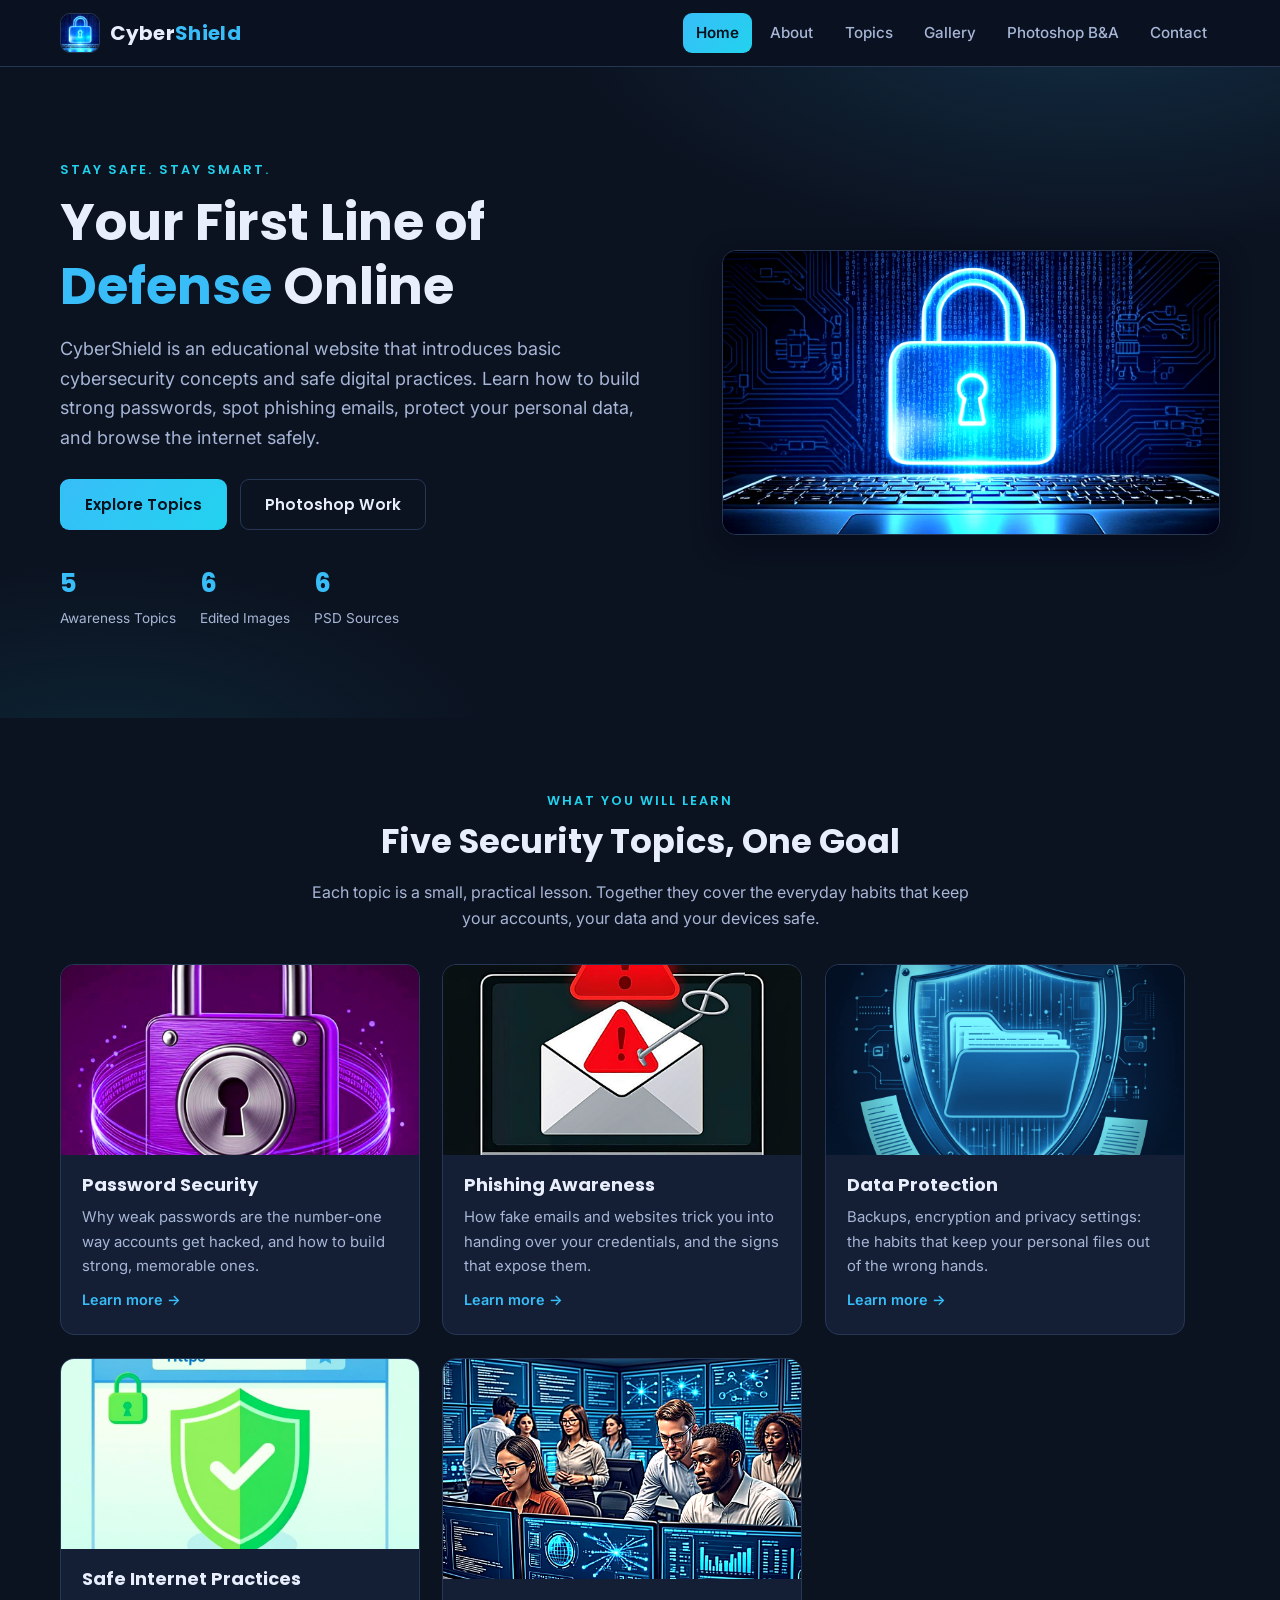
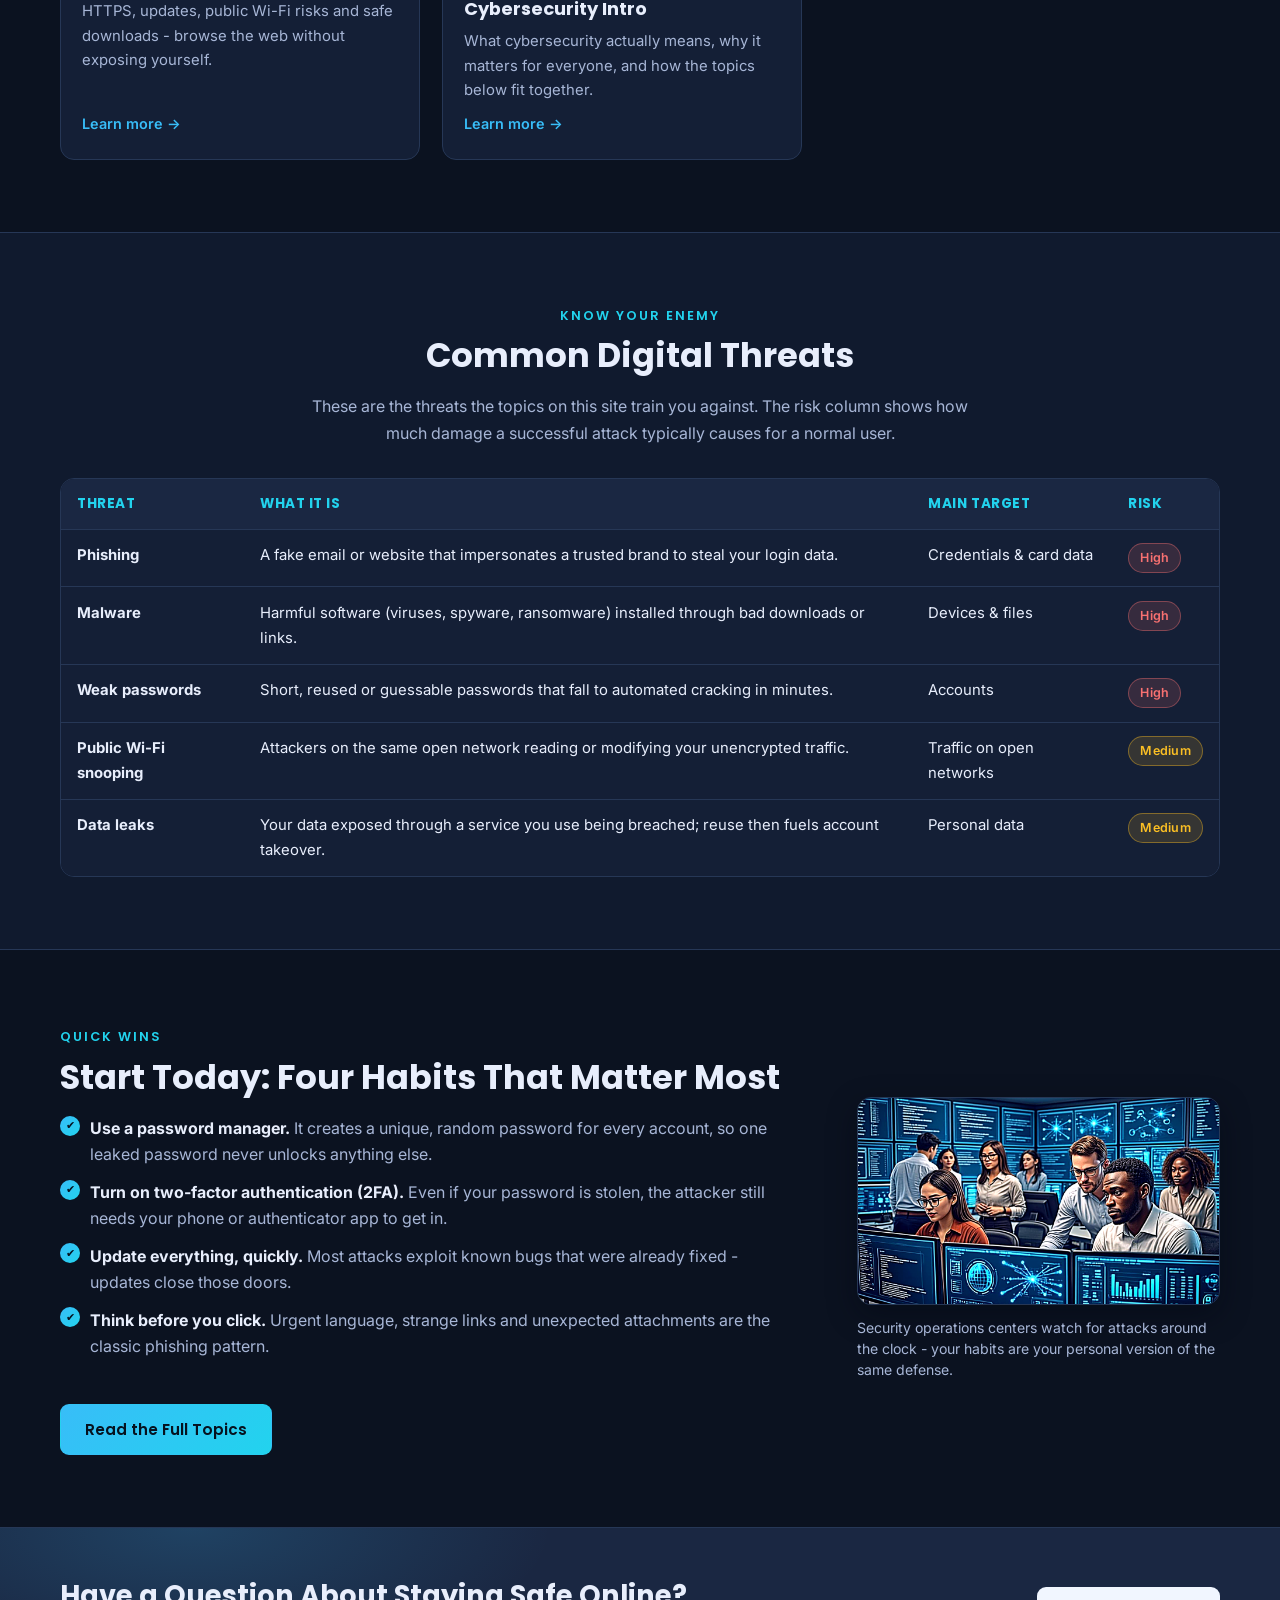
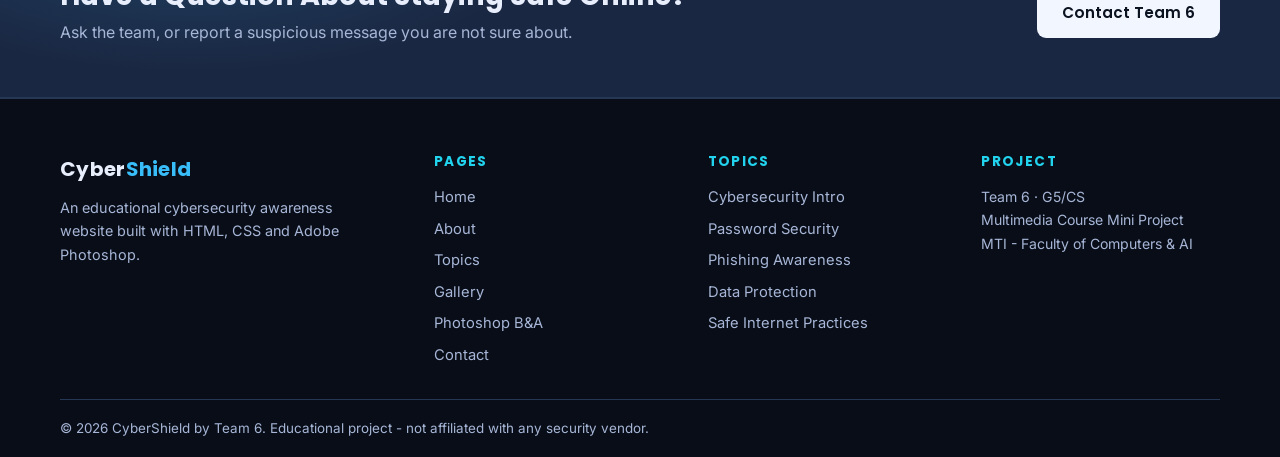
<file: index.html>
<!DOCTYPE html>
<html lang="en">
<head>
  <meta charset="UTF-8">
  <meta name="viewport" content="width=device-width, initial-scale=1">
  <title>CyberShield | Cybersecurity Awareness - Team 6</title>
  <meta name="description" content="CyberShield - A cybersecurity awareness website by Team 6 (G5/CS), MTI Faculty of Computers & AI.">
  <link rel="icon" href="images/edited/hero-cyber-lock.png" type="image/png">
  <link rel="preconnect" href="https://fonts.googleapis.com">
  <link rel="preconnect" href="https://fonts.gstatic.com" crossorigin>
  <link href="https://fonts.googleapis.com/css2?family=Poppins:wght@400;600;700&family=Inter:wght@400;500;600&display=swap" rel="stylesheet">
  <link rel="stylesheet" href="css/style.css">
</head>
<body>

  <!-- ============ HEADER + NAVIGATION ============ -->
  <header class="site-header">
    <div class="container nav-wrap">
      <a href="index.html" class="brand" aria-label="CyberShield home">
        <img src="images/edited/hero-cyber-lock.png" alt="CyberShield logo" class="brand-logo">
        <span class="brand-name">Cyber<span class="accent">Shield</span></span>
      </a>
      <nav class="main-nav" id="mainNav" aria-label="Main navigation">
        <a href="index.html" class="nav-link active">Home</a>
        <a href="pages/about.html" class="nav-link">About</a>
        <a href="pages/main-content.html" class="nav-link">Topics</a>
        <a href="pages/gallery.html" class="nav-link">Gallery</a>
        <a href="pages/before-after.html" class="nav-link">Photoshop B&amp;A</a>
        <a href="pages/contact.html" class="nav-link">Contact</a>
      </nav>
      <button class="nav-toggle" id="navToggle" aria-label="Toggle menu" aria-expanded="false" aria-controls="mainNav">
        <span></span><span></span><span></span>
      </button>
    </div>
  </header>

  <main>
    <!-- ============ HERO SECTION ============ -->
    <section class="hero" id="home">
      <div class="container hero-grid">
        <div class="hero-text">
          <p class="kicker animate-up" style="--d:0">Stay safe. Stay smart.</p>
          <h1 class="animate-up" style="--d:.08s">Your First Line of <span class="accent">Defense</span> Online</h1>
          <p class="lead animate-up" style="--d:.16s">
            CyberShield is an educational website that introduces basic cybersecurity concepts
            and safe digital practices. Learn how to build strong passwords, spot phishing emails,
            protect your personal data, and browse the internet safely.
          </p>
          <div class="hero-cta animate-up" style="--d:.24s">
            <a href="pages/main-content.html" class="btn btn-primary">Explore Topics</a>
            <a href="pages/before-after.html" class="btn btn-ghost">Photoshop Work</a>
          </div>
          <div class="hero-stats animate-up" style="--d:.32s">
            <div class="stat"><span class="stat-num">5</span><span class="stat-label">Awareness Topics</span></div>
            <div class="stat"><span class="stat-num">6</span><span class="stat-label">Edited Images</span></div>
            <div class="stat"><span class="stat-num">6</span><span class="stat-label">PSD Sources</span></div>
          </div>
        </div>
        <div class="hero-media animate-up" style="--d:.2s">
          <img src="images/edited/hero-cyber-lock.png" alt="Glowing blue padlock hologram over a laptop - the CyberShield hero illustration" class="hero-img">
        </div>
      </div>
    </section>

    <!-- ============ TOPICS PREVIEW (cards) ============ -->
    <section class="section" id="topics-preview">
      <div class="container">
        <p class="kicker center">What you will learn</p>
        <h2 class="section-title center">Five Security Topics, One Goal</h2>
        <p class="section-sub center">
          Each topic is a small, practical lesson. Together they cover the everyday habits
          that keep your accounts, your data and your devices safe.
        </p>
        <div class="card-grid">
          <article class="card lift">
            <img src="images/edited/password-security.png" alt="Padlock with password characters orbiting around it" class="card-img">
            <div class="card-body">
              <h3 class="card-title">Password Security</h3>
              <p>Why weak passwords are the number-one way accounts get hacked, and how to build strong, memorable ones.</p>
              <a href="pages/main-content.html#password-security" class="link-more">Learn more &rarr;</a>
            </div>
          </article>
          <article class="card lift">
            <img src="images/edited/phishing-alert.png" alt="Warning concept of a phishing email with a fishing hook" class="card-img">
            <div class="card-body">
              <h3 class="card-title">Phishing Awareness</h3>
              <p>How fake emails and websites trick you into handing over your credentials, and the signs that expose them.</p>
              <a href="pages/main-content.html#phishing-awareness" class="link-more">Learn more &rarr;</a>
            </div>
          </article>
          <article class="card lift">
            <img src="images/edited/data-protection.png" alt="Glowing shield protecting folders and documents" class="card-img">
            <div class="card-body">
              <h3 class="card-title">Data Protection</h3>
              <p>Backups, encryption and privacy settings: the habits that keep your personal files out of the wrong hands.</p>
              <a href="pages/main-content.html#data-protection" class="link-more">Learn more &rarr;</a>
            </div>
          </article>
          <article class="card lift">
            <img src="images/edited/safe-browsing.png" alt="Browser window with a green shield and HTTPS padlock" class="card-img">
            <div class="card-body">
              <h3 class="card-title">Safe Internet Practices</h3>
              <p>HTTPS, updates, public Wi-Fi risks and safe downloads - browse the web without exposing yourself.</p>
              <a href="pages/main-content.html#safe-practices" class="link-more">Learn more &rarr;</a>
            </div>
          </article>
          <article class="card lift">
            <img src="images/edited/security-team.png" alt="IT security team monitoring screens in a security operations center" class="card-img card-img-wide">
            <div class="card-body">
              <h3 class="card-title">Cybersecurity Intro</h3>
              <p>What cybersecurity actually means, why it matters for everyone, and how the topics below fit together.</p>
              <a href="pages/main-content.html#cyber-intro" class="link-more">Learn more &rarr;</a>
            </div>
          </article>
        </div>
      </div>
    </section>

    <!-- ============ THREAT TABLE (uses HTML table) ============ -->
    <section class="section section-alt" id="threats-table">
      <div class="container">
        <p class="kicker center">Know your enemy</p>
        <h2 class="section-title center">Common Digital Threats</h2>
        <p class="section-sub center">
          These are the threats the topics on this site train you against. The risk column shows
          how much damage a successful attack typically causes for a normal user.
        </p>
        <div class="table-wrap">
          <table class="styled-table">
            <thead>
              <tr>
                <th>Threat</th>
                <th>What it is</th>
                <th>Main Target</th>
                <th>Risk</th>
              </tr>
            </thead>
            <tbody>
              <tr>
                <td data-label="Threat"><strong>Phishing</strong></td>
                <td data-label="What it is">A fake email or website that impersonates a trusted brand to steal your login data.</td>
                <td data-label="Main Target">Credentials &amp; card data</td>
                <td data-label="Risk"><span class="badge badge-high">High</span></td>
              </tr>
              <tr>
                <td data-label="Threat"><strong>Malware</strong></td>
                <td data-label="What it is">Harmful software (viruses, spyware, ransomware) installed through bad downloads or links.</td>
                <td data-label="Main Target">Devices &amp; files</td>
                <td data-label="Risk"><span class="badge badge-high">High</span></td>
              </tr>
              <tr>
                <td data-label="Threat"><strong>Weak passwords</strong></td>
                <td data-label="What it is">Short, reused or guessable passwords that fall to automated cracking in minutes.</td>
                <td data-label="Main Target">Accounts</td>
                <td data-label="Risk"><span class="badge badge-high">High</span></td>
              </tr>
              <tr>
                <td data-label="Threat"><strong>Public Wi-Fi snooping</strong></td>
                <td data-label="What it is">Attackers on the same open network reading or modifying your unencrypted traffic.</td>
                <td data-label="Main Target">Traffic on open networks</td>
                <td data-label="Risk"><span class="badge badge-mid">Medium</span></td>
              </tr>
              <tr>
                <td data-label="Threat"><strong>Data leaks</strong></td>
                <td data-label="What it is">Your data exposed through a service you use being breached; reuse then fuels account takeover.</td>
                <td data-label="Main Target">Personal data</td>
                <td data-label="Risk"><span class="badge badge-mid">Medium</span></td>
              </tr>
            </tbody>
          </table>
        </div>
      </div>
    </section>

    <!-- ============ TIPS / LIST SECTION ============ -->
    <section class="section" id="quick-tips">
      <div class="container tips-grid">
        <div class="tips-text">
          <p class="kicker">Quick wins</p>
          <h2 class="section-title">Start Today: Four Habits That Matter Most</h2>
          <ul class="check-list">
            <li>
              <strong>Use a password manager.</strong>
              It creates a unique, random password for every account, so one leaked password never unlocks anything else.
            </li>
            <li>
              <strong>Turn on two-factor authentication (2FA).</strong>
              Even if your password is stolen, the attacker still needs your phone or authenticator app to get in.
            </li>
            <li>
              <strong>Update everything, quickly.</strong>
              Most attacks exploit known bugs that were already fixed - updates close those doors.
            </li>
            <li>
              <strong>Think before you click.</strong>
              Urgent language, strange links and unexpected attachments are the classic phishing pattern.
            </li>
          </ul>
          <a href="pages/main-content.html" class="btn btn-primary">Read the Full Topics</a>
        </div>
        <figure class="tips-media">
          <img src="images/edited/security-team.png" alt="Security analysts monitoring multiple screens in a dark operations center" class="rounded-img">
          <figcaption>Security operations centers watch for attacks around the clock - your habits are your personal version of the same defense.</figcaption>
        </figure>
      </div>
    </section>

    <!-- ============ CTA STRIP ============ -->
    <section class="cta-strip">
      <div class="container cta-inner">
        <div>
          <h2>Have a Question About Staying Safe Online?</h2>
          <p>Ask the team, or report a suspicious message you are not sure about.</p>
        </div>
        <a href="pages/contact.html" class="btn btn-light">Contact Team 6</a>
      </div>
    </section>
  </main>

  <!-- ============ FOOTER ============ -->
  <footer class="site-footer">
    <div class="container footer-grid">
      <div class="footer-brand">
        <span class="brand-name">Cyber<span class="accent">Shield</span></span>
        <p>An educational cybersecurity awareness website built with HTML, CSS and Adobe Photoshop.</p>
      </div>
      <nav class="footer-col" aria-label="Site pages">
        <h4>Pages</h4>
        <a href="index.html">Home</a>
        <a href="pages/about.html">About</a>
        <a href="pages/main-content.html">Topics</a>
        <a href="pages/gallery.html">Gallery</a>
        <a href="pages/before-after.html">Photoshop B&amp;A</a>
        <a href="pages/contact.html">Contact</a>
      </nav>
      <nav class="footer-col" aria-label="Topics">
        <h4>Topics</h4>
        <a href="pages/main-content.html#cyber-intro">Cybersecurity Intro</a>
        <a href="pages/main-content.html#password-security">Password Security</a>
        <a href="pages/main-content.html#phishing-awareness">Phishing Awareness</a>
        <a href="pages/main-content.html#data-protection">Data Protection</a>
        <a href="pages/main-content.html#safe-practices">Safe Internet Practices</a>
      </nav>
      <div class="footer-col">
        <h4>Project</h4>
        <p>Team 6 &middot; G5/CS<br>Multimedia Course Mini Project<br>MTI - Faculty of Computers &amp; AI</p>
      </div>
    </div>
    <div class="container footer-bottom">
      <p>&copy; 2026 CyberShield by Team 6. Educational project - not affiliated with any security vendor.</p>
    </div>
  </footer>

  <script src="js/script.js"></script>
</body>
</html>
</file>
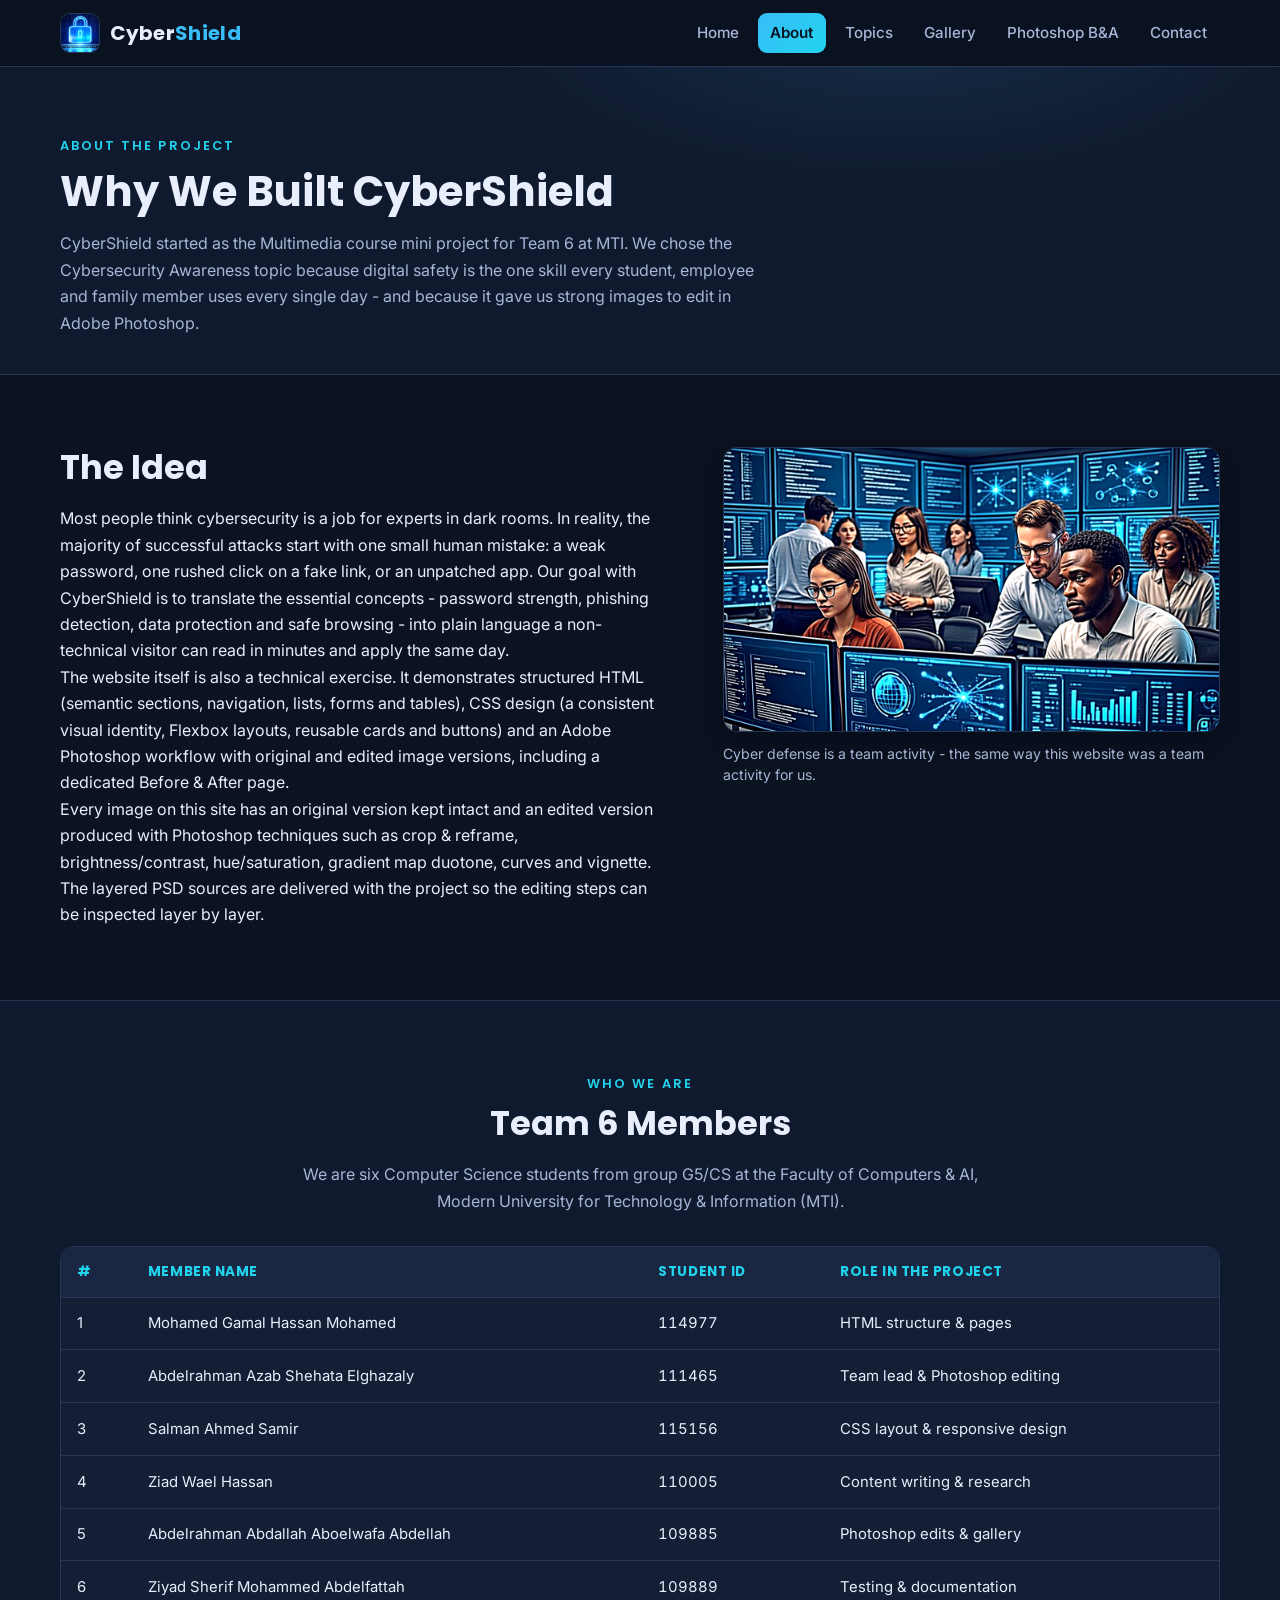
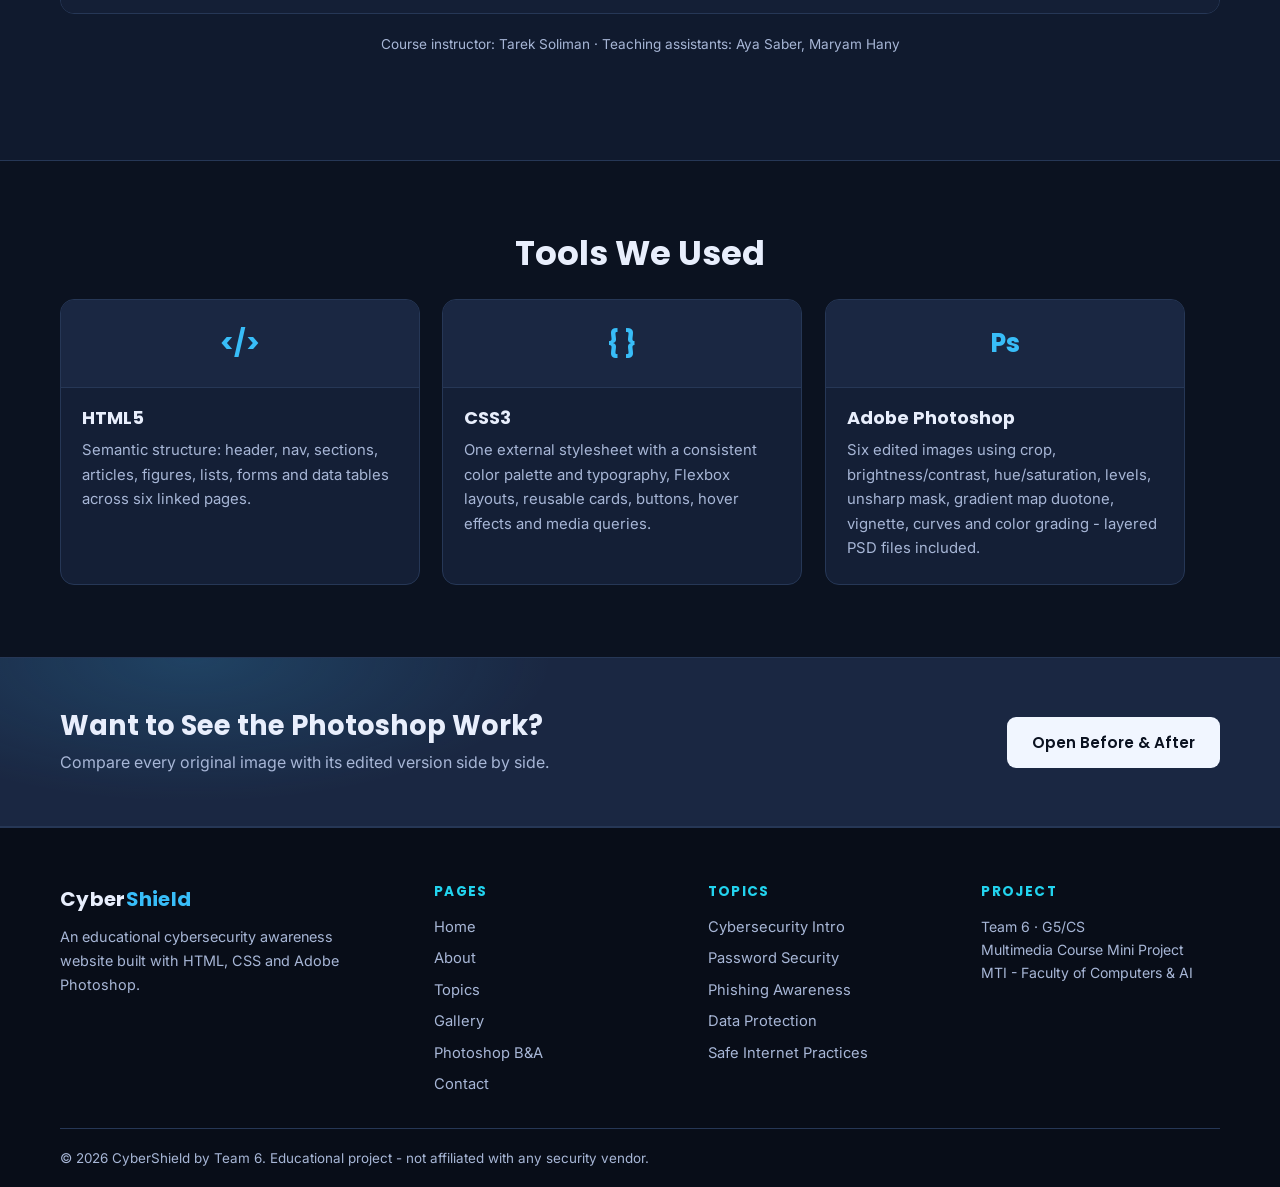
<file: pages/about.html>
<!DOCTYPE html>
<html lang="en">
<head>
  <meta charset="UTF-8">
  <meta name="viewport" content="width=device-width, initial-scale=1">
  <title>About | CyberShield - Team 6</title>
  <meta name="description" content="About the CyberShield cybersecurity awareness project and Team 6 from MTI.">
  <link rel="icon" href="../images/edited/hero-cyber-lock.png" type="image/png">
  <link rel="preconnect" href="https://fonts.googleapis.com">
  <link rel="preconnect" href="https://fonts.gstatic.com" crossorigin>
  <link href="https://fonts.googleapis.com/css2?family=Poppins:wght@400;600;700&family=Inter:wght@400;500;600&display=swap" rel="stylesheet">
  <link rel="stylesheet" href="../css/style.css">
</head>
<body>

  <header class="site-header">
    <div class="container nav-wrap">
      <a href="../index.html" class="brand" aria-label="CyberShield home">
        <img src="../images/edited/hero-cyber-lock.png" alt="CyberShield logo" class="brand-logo">
        <span class="brand-name">Cyber<span class="accent">Shield</span></span>
      </a>
      <nav class="main-nav" id="mainNav" aria-label="Main navigation">
        <a href="../index.html" class="nav-link">Home</a>
        <a href="about.html" class="nav-link active">About</a>
        <a href="main-content.html" class="nav-link">Topics</a>
        <a href="gallery.html" class="nav-link">Gallery</a>
        <a href="before-after.html" class="nav-link">Photoshop B&amp;A</a>
        <a href="contact.html" class="nav-link">Contact</a>
      </nav>
      <button class="nav-toggle" id="navToggle" aria-label="Toggle menu" aria-expanded="false" aria-controls="mainNav">
        <span></span><span></span><span></span>
      </button>
    </div>
  </header>

  <main>
    <!-- ============ PAGE HEAD ============ -->
    <section class="page-head">
      <div class="container">
        <p class="kicker">About the project</p>
        <h1 class="page-title">Why We Built CyberShield</h1>
        <p class="page-lead">
          CyberShield started as the Multimedia course mini project for Team 6 at MTI. We chose the
          Cybersecurity Awareness topic because digital safety is the one skill every student,
          employee and family member uses every single day - and because it gave us strong images
          to edit in Adobe Photoshop.
        </p>
      </div>
    </section>

    <!-- ============ PROJECT STORY ============ -->
    <section class="section">
      <div class="container split">
        <div>
          <h2 class="section-title">The Idea</h2>
          <p>
            Most people think cybersecurity is a job for experts in dark rooms. In reality, the
            majority of successful attacks start with one small human mistake: a weak password,
            one rushed click on a fake link, or an unpatched app. Our goal with CyberShield is to
            translate the essential concepts - password strength, phishing detection, data
            protection and safe browsing - into plain language a non-technical visitor can read
            in minutes and apply the same day.
          </p>
          <p>
            The website itself is also a technical exercise. It demonstrates structured HTML
            (semantic sections, navigation, lists, forms and tables), CSS design (a consistent
            visual identity, Flexbox layouts, reusable cards and buttons) and an Adobe Photoshop
            workflow with original and edited image versions, including a dedicated
            Before &amp; After page.
          </p>
          <p>
            Every image on this site has an original version kept intact and an edited version
            produced with Photoshop techniques such as crop &amp; reframe, brightness/contrast,
            hue/saturation, gradient map duotone, curves and vignette. The layered PSD sources
            are delivered with the project so the editing steps can be inspected layer by layer.
          </p>
        </div>
        <figure class="tips-media">
          <img src="../images/edited/security-team.png" alt="Security team monitoring screens in a security operations center" class="rounded-img">
          <figcaption>Cyber defense is a team activity - the same way this website was a team activity for us.</figcaption>
        </figure>
      </div>
    </section>

    <!-- ============ TEAM TABLE ============ -->
    <section class="section section-alt" id="team">
      <div class="container">
        <p class="kicker center">Who we are</p>
        <h2 class="section-title center">Team 6 Members</h2>
        <p class="section-sub center">
          We are six Computer Science students from group G5/CS at the Faculty of Computers &amp; AI,
          Modern University for Technology &amp; Information (MTI).
        </p>
        <div class="table-wrap">
          <table class="styled-table team-table">
            <thead>
              <tr>
                <th>#</th>
                <th>Member Name</th>
                <th>Student ID</th>
                <th>Role in the Project</th>
              </tr>
            </thead>
            <tbody>
              <tr><td>1</td><td>Mohamed Gamal Hassan Mohamed</td><td>114977</td><td>HTML structure &amp; pages</td></tr>
              <tr><td>2</td><td>Abdelrahman Azab Shehata Elghazaly</td><td>111465</td><td>Team lead &amp; Photoshop editing</td></tr>
              <tr><td>3</td><td>Salman Ahmed Samir</td><td>115156</td><td>CSS layout &amp; responsive design</td></tr>
              <tr><td>4</td><td>Ziad Wael Hassan</td><td>110005</td><td>Content writing &amp; research</td></tr>
              <tr><td>5</td><td>Abdelrahman Abdallah Aboelwafa Abdellah</td><td>109885</td><td>Photoshop edits &amp; gallery</td></tr>
              <tr><td>6</td><td>Ziyad Sherif Mohammed Abdelfattah</td><td>109889</td><td>Testing &amp; documentation</td></tr>
            </tbody>
          </table>
        </div>
        <p class="section-sub center small-note">
          Course instructor: Tarek Soliman &middot; Teaching assistants: Aya Saber, Maryam Hany
        </p>
      </div>
    </section>

    <!-- ============ TOOLS ============ -->
    <section class="section">
      <div class="container">
        <h2 class="section-title center">Tools We Used</h2>
        <div class="card-grid">
          <article class="card lift">
            <div class="tool-icon" aria-hidden="true">&lt;/&gt;</div>
            <div class="card-body">
              <h3 class="card-title">HTML5</h3>
              <p>Semantic structure: header, nav, sections, articles, figures, lists, forms and data tables across six linked pages.</p>
            </div>
          </article>
          <article class="card lift">
            <div class="tool-icon" aria-hidden="true">{ }</div>
            <div class="card-body">
              <h3 class="card-title">CSS3</h3>
              <p>One external stylesheet with a consistent color palette and typography, Flexbox layouts, reusable cards, buttons, hover effects and media queries.</p>
            </div>
          </article>
          <article class="card lift">
            <div class="tool-icon" aria-hidden="true">Ps</div>
            <div class="card-body">
              <h3 class="card-title">Adobe Photoshop</h3>
              <p>Six edited images using crop, brightness/contrast, hue/saturation, levels, unsharp mask, gradient map duotone, vignette, curves and color grading - layered PSD files included.</p>
            </div>
          </article>
        </div>
      </div>
    </section>

    <!-- ============ CTA ============ -->
    <section class="cta-strip">
      <div class="container cta-inner">
        <div>
          <h2>Want to See the Photoshop Work?</h2>
          <p>Compare every original image with its edited version side by side.</p>
        </div>
        <a href="before-after.html" class="btn btn-light">Open Before &amp; After</a>
      </div>
    </section>
  </main>

  <footer class="site-footer">
    <div class="container footer-grid">
      <div class="footer-brand">
        <span class="brand-name">Cyber<span class="accent">Shield</span></span>
        <p>An educational cybersecurity awareness website built with HTML, CSS and Adobe Photoshop.</p>
      </div>
      <nav class="footer-col" aria-label="Site pages">
        <h4>Pages</h4>
        <a href="../index.html">Home</a>
        <a href="about.html">About</a>
        <a href="main-content.html">Topics</a>
        <a href="gallery.html">Gallery</a>
        <a href="before-after.html">Photoshop B&amp;A</a>
        <a href="contact.html">Contact</a>
      </nav>
      <nav class="footer-col" aria-label="Topics">
        <h4>Topics</h4>
        <a href="main-content.html#cyber-intro">Cybersecurity Intro</a>
        <a href="main-content.html#password-security">Password Security</a>
        <a href="main-content.html#phishing-awareness">Phishing Awareness</a>
        <a href="main-content.html#data-protection">Data Protection</a>
        <a href="main-content.html#safe-practices">Safe Internet Practices</a>
      </nav>
      <div class="footer-col">
        <h4>Project</h4>
        <p>Team 6 &middot; G5/CS<br>Multimedia Course Mini Project<br>MTI - Faculty of Computers &amp; AI</p>
      </div>
    </div>
    <div class="container footer-bottom">
      <p>&copy; 2026 CyberShield by Team 6. Educational project - not affiliated with any security vendor.</p>
    </div>
  </footer>

  <script src="../js/script.js"></script>
</body>
</html>
</file>
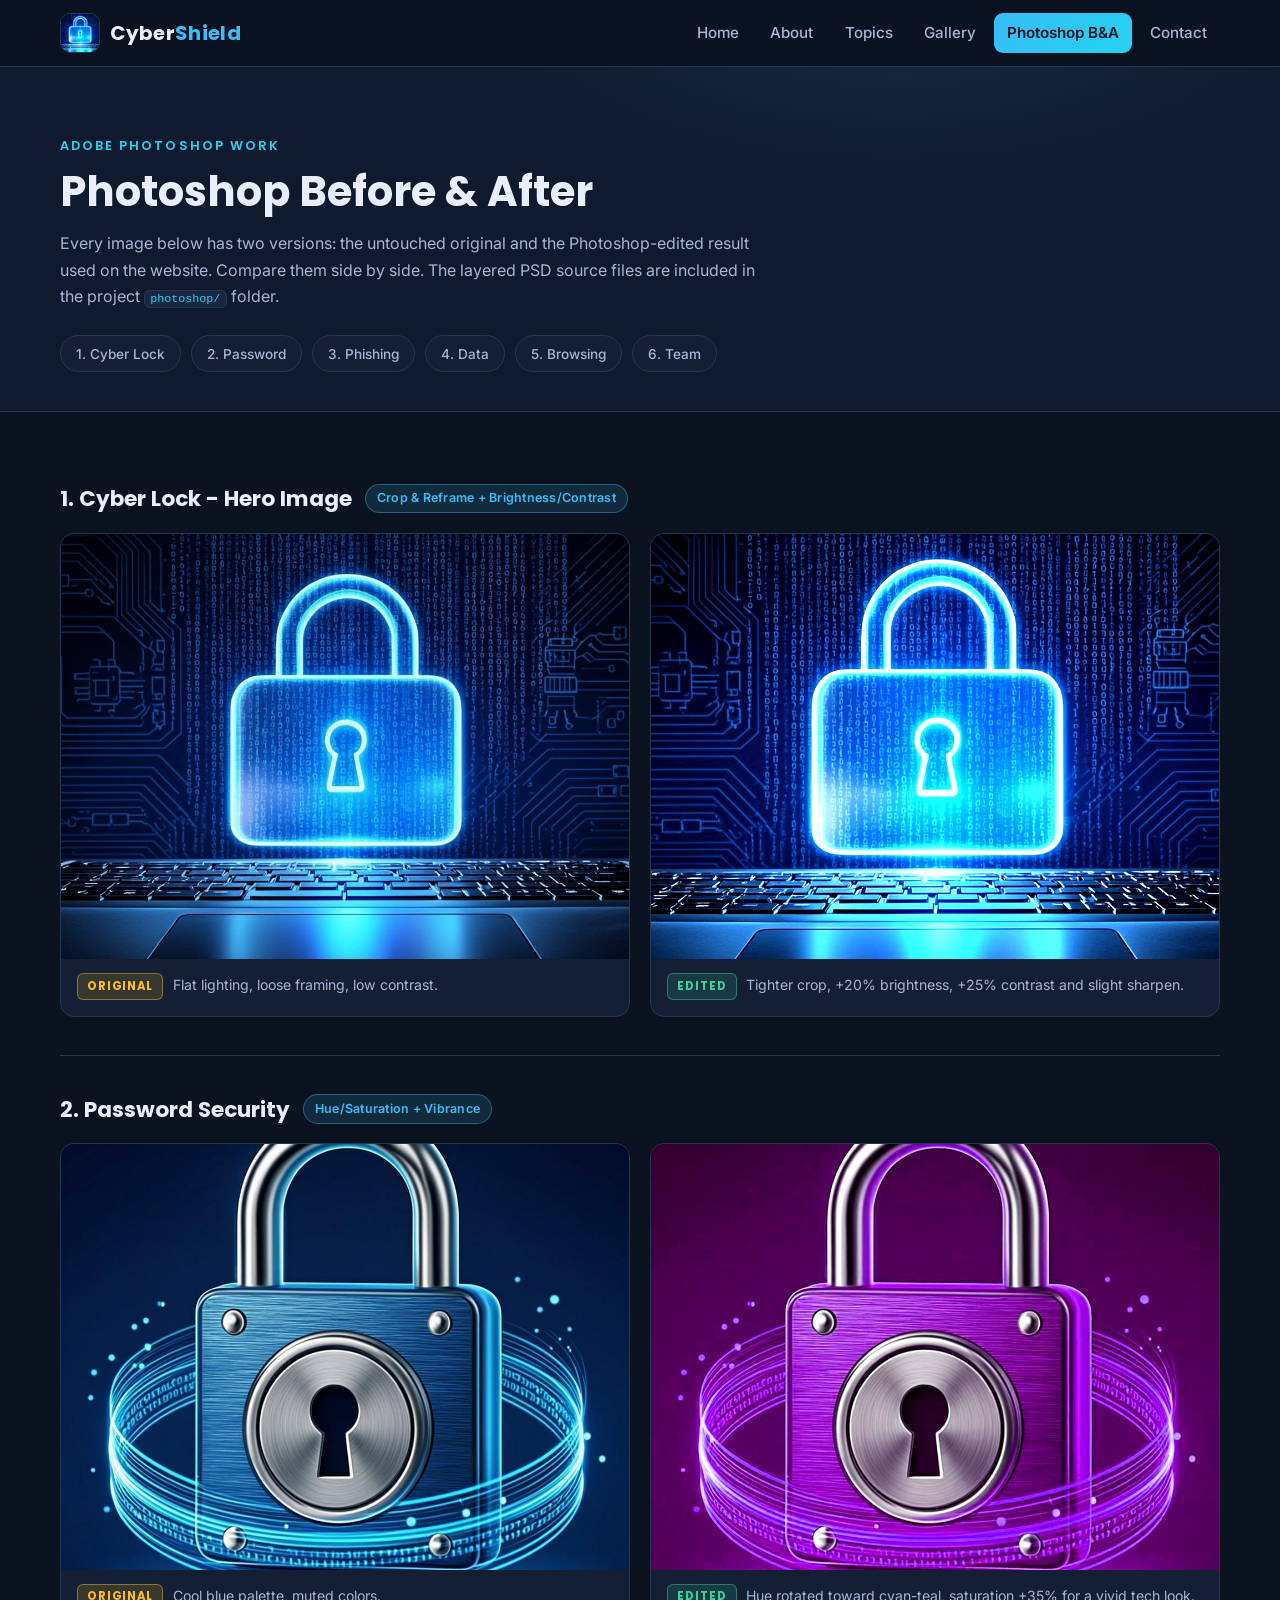
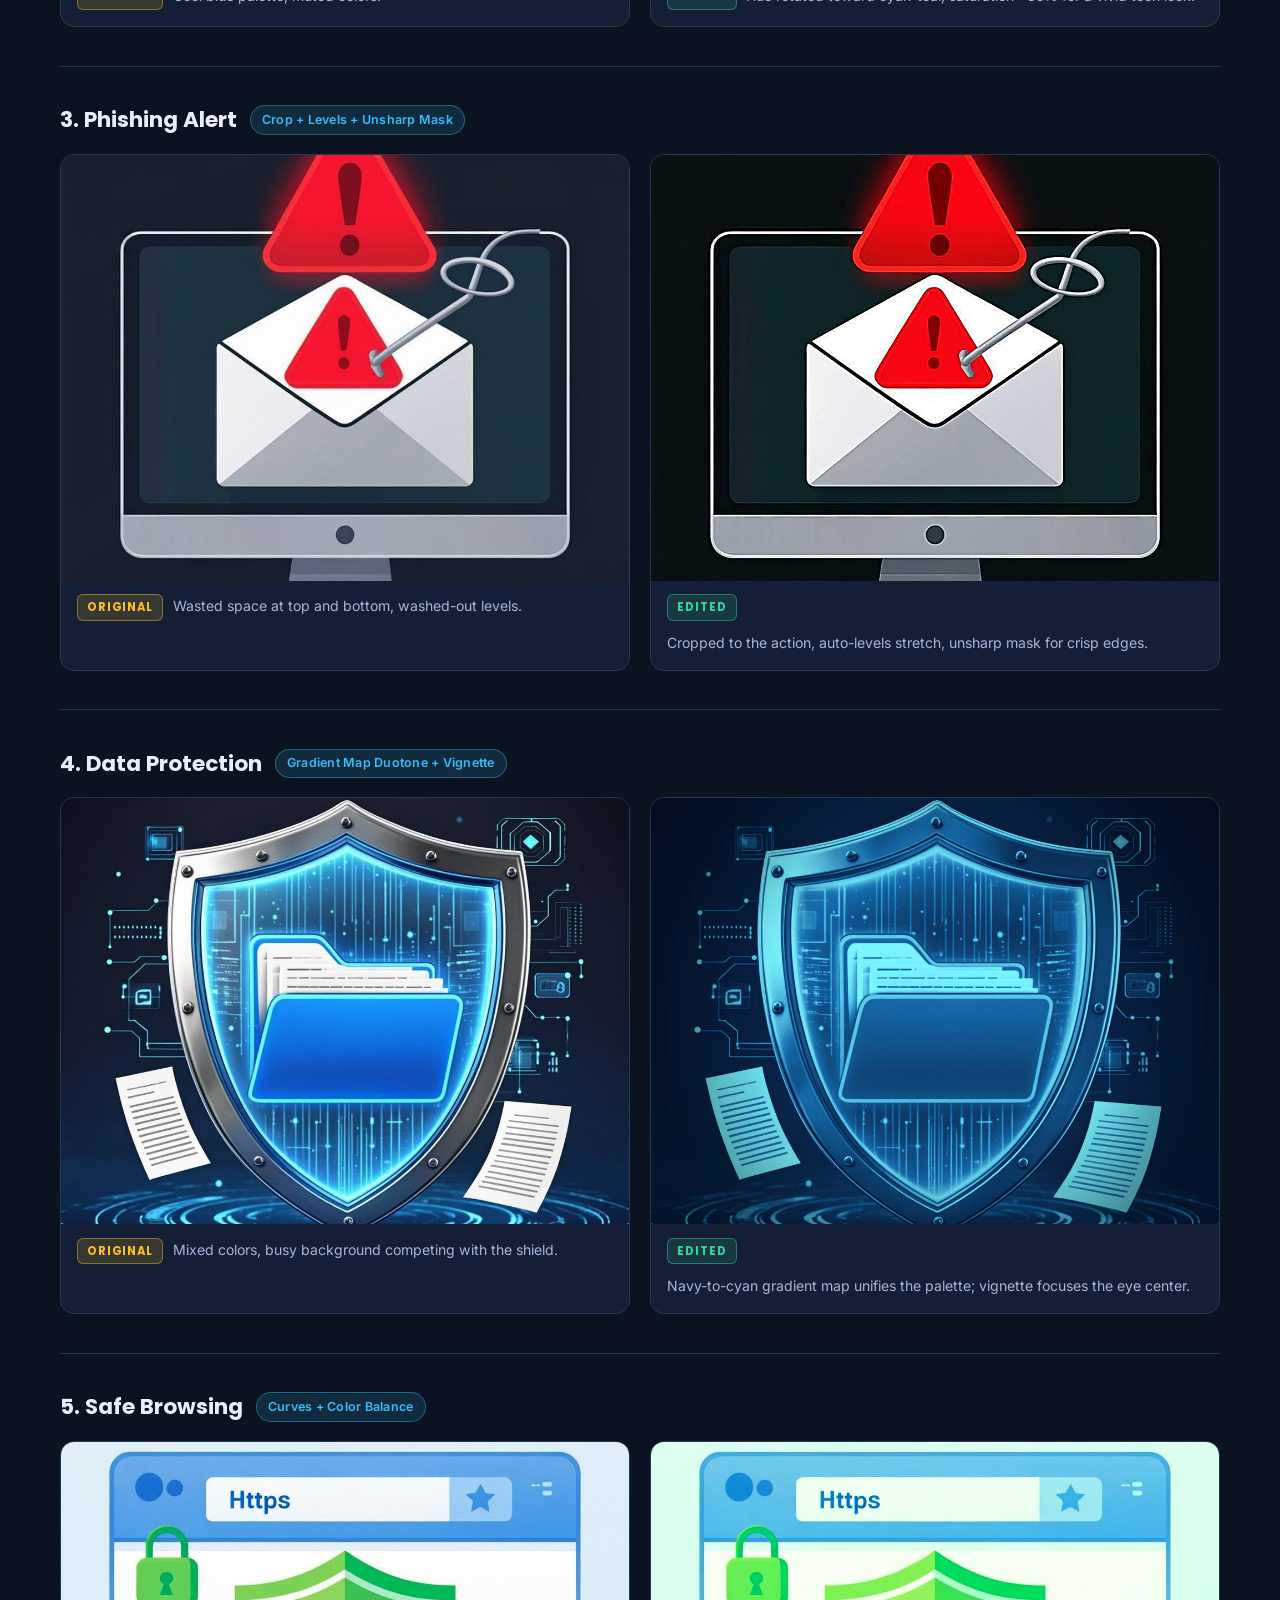
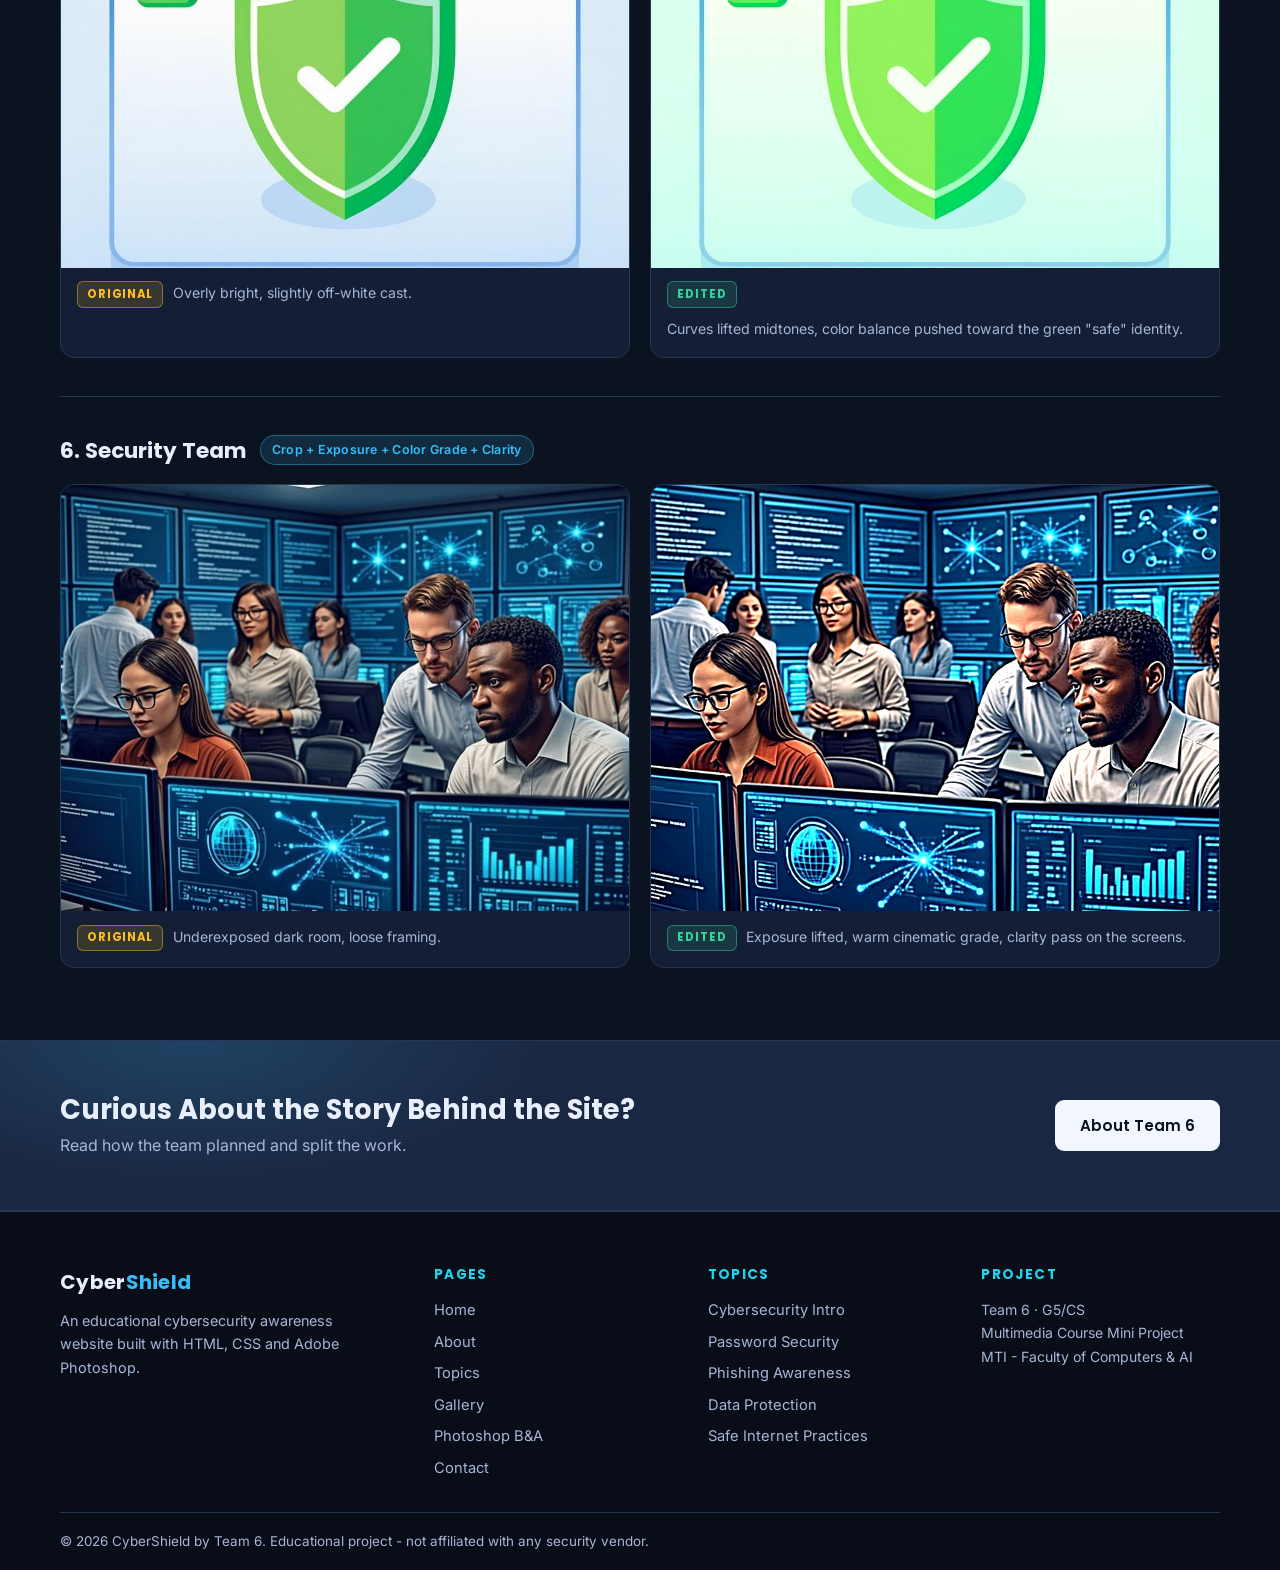
<file: pages/before-after.html>
<!DOCTYPE html>
<html lang="en">
<head>
  <meta charset="UTF-8">
  <meta name="viewport" content="width=device-width, initial-scale=1">
  <title>Photoshop Before &amp; After | CyberShield - Team 6</title>
  <meta name="description" content="Photoshop Before and After: original and edited versions of the six CyberShield images side by side.">
  <link rel="icon" href="../images/edited/hero-cyber-lock.png" type="image/png">
  <link rel="preconnect" href="https://fonts.googleapis.com">
  <link rel="preconnect" href="https://fonts.gstatic.com" crossorigin>
  <link href="https://fonts.googleapis.com/css2?family=Poppins:wght@400;600;700&family=Inter:wght@400;500;600&display=swap" rel="stylesheet">
  <link rel="stylesheet" href="../css/style.css">
</head>
<body>

  <header class="site-header">
    <div class="container nav-wrap">
      <a href="../index.html" class="brand" aria-label="CyberShield home">
        <img src="../images/edited/hero-cyber-lock.png" alt="CyberShield logo" class="brand-logo">
        <span class="brand-name">Cyber<span class="accent">Shield</span></span>
      </a>
      <nav class="main-nav" id="mainNav" aria-label="Main navigation">
        <a href="../index.html" class="nav-link">Home</a>
        <a href="about.html" class="nav-link">About</a>
        <a href="main-content.html" class="nav-link">Topics</a>
        <a href="gallery.html" class="nav-link">Gallery</a>
        <a href="before-after.html" class="nav-link active">Photoshop B&amp;A</a>
        <a href="contact.html" class="nav-link">Contact</a>
      </nav>
      <button class="nav-toggle" id="navToggle" aria-label="Toggle menu" aria-expanded="false" aria-controls="mainNav">
        <span></span><span></span><span></span>
      </button>
    </div>
  </header>

  <main>
    <!-- ============ PAGE HEAD ============ -->
    <section class="page-head">
      <div class="container">
        <p class="kicker">Adobe Photoshop work</p>
        <h1 class="page-title">Photoshop Before &amp; After</h1>
        <p class="page-lead">
          Every image below has two versions: the untouched original and the Photoshop-edited
          result used on the website. Compare them side by side. The layered PSD source files
          are included in the project <code>photoshop/</code> folder.
        </p>
        <nav class="topic-nav" aria-label="Jump to an image">
          <a href="#ba-1" class="topic-pill">1. Cyber Lock</a>
          <a href="#ba-2" class="topic-pill">2. Password</a>
          <a href="#ba-3" class="topic-pill">3. Phishing</a>
          <a href="#ba-4" class="topic-pill">4. Data</a>
          <a href="#ba-5" class="topic-pill">5. Browsing</a>
          <a href="#ba-6" class="topic-pill">6. Team</a>
        </nav>
      </div>
    </section>

    <section class="section" id="ba-list">

      <!-- ===== 1 ===== -->
      <article class="container ba-block" id="ba-1">
        <header class="ba-head">
          <h2>1. Cyber Lock - Hero Image</h2>
          <span class="badge badge-info">Crop &amp; Reframe + Brightness/Contrast</span>
        </header>
        <div class="ba-grid">
          <figure class="ba-item">
            <img src="../images/original/hero-cyber-lock.png" alt="Original cyber lock image before editing" loading="lazy">
            <figcaption><span class="ba-tag ba-original">Original</span> Flat lighting, loose framing, low contrast.</figcaption>
          </figure>
          <figure class="ba-item">
            <img src="../images/edited/hero-cyber-lock.png" alt="Edited cyber lock image after brightness and contrast adjustment" loading="lazy">
            <figcaption><span class="ba-tag ba-edited">Edited</span> Tighter crop, +20% brightness, +25% contrast and slight sharpen.</figcaption>
          </figure>
        </div>
      </article>

      <!-- ===== 2 ===== -->
      <article class="container ba-block" id="ba-2">
        <header class="ba-head">
          <h2>2. Password Security</h2>
          <span class="badge badge-info">Hue/Saturation + Vibrance</span>
        </header>
        <div class="ba-grid">
          <figure class="ba-item">
            <img src="../images/original/password-security.png" alt="Original password image before editing" loading="lazy">
            <figcaption><span class="ba-tag ba-original">Original</span> Cool blue palette, muted colors.</figcaption>
          </figure>
          <figure class="ba-item">
            <img src="../images/edited/password-security.png" alt="Edited password image after hue and saturation adjustment" loading="lazy">
            <figcaption><span class="ba-tag ba-edited">Edited</span> Hue rotated toward cyan-teal, saturation +35% for a vivid tech look.</figcaption>
          </figure>
        </div>
      </article>

      <!-- ===== 3 ===== -->
      <article class="container ba-block" id="ba-3">
        <header class="ba-head">
          <h2>3. Phishing Alert</h2>
          <span class="badge badge-info">Crop + Levels + Unsharp Mask</span>
        </header>
        <div class="ba-grid">
          <figure class="ba-item">
            <img src="../images/original/phishing-alert.png" alt="Original phishing image before editing" loading="lazy">
            <figcaption><span class="ba-tag ba-original">Original</span> Wasted space at top and bottom, washed-out levels.</figcaption>
          </figure>
          <figure class="ba-item">
            <img src="../images/edited/phishing-alert.png" alt="Edited phishing image after crop, levels and sharpening" loading="lazy">
            <figcaption><span class="ba-tag ba-edited">Edited</span> Cropped to the action, auto-levels stretch, unsharp mask for crisp edges.</figcaption>
          </figure>
        </div>
      </article>

      <!-- ===== 4 ===== -->
      <article class="container ba-block" id="ba-4">
        <header class="ba-head">
          <h2>4. Data Protection</h2>
          <span class="badge badge-info">Gradient Map Duotone + Vignette</span>
        </header>
        <div class="ba-grid">
          <figure class="ba-item">
            <img src="../images/original/data-protection.png" alt="Original data protection image before editing" loading="lazy">
            <figcaption><span class="ba-tag ba-original">Original</span> Mixed colors, busy background competing with the shield.</figcaption>
          </figure>
          <figure class="ba-item">
            <img src="../images/edited/data-protection.png" alt="Edited data protection image as a duotone with vignette" loading="lazy">
            <figcaption><span class="ba-tag ba-edited">Edited</span> Navy-to-cyan gradient map unifies the palette; vignette focuses the eye center.</figcaption>
          </figure>
        </div>
      </article>

      <!-- ===== 5 ===== -->
      <article class="container ba-block" id="ba-5">
        <header class="ba-head">
          <h2>5. Safe Browsing</h2>
          <span class="badge badge-info">Curves + Color Balance</span>
        </header>
        <div class="ba-grid">
          <figure class="ba-item">
            <img src="../images/original/safe-browsing.png" alt="Original safe browsing image before editing" loading="lazy">
            <figcaption><span class="ba-tag ba-original">Original</span> Overly bright, slightly off-white cast.</figcaption>
          </figure>
          <figure class="ba-item">
            <img src="../images/edited/safe-browsing.png" alt="Edited safe browsing image after curves and color balance" loading="lazy">
            <figcaption><span class="ba-tag ba-edited">Edited</span> Curves lifted midtones, color balance pushed toward the green "safe" identity.</figcaption>
          </figure>
        </div>
      </article>

      <!-- ===== 6 ===== -->
      <article class="container ba-block" id="ba-6">
        <header class="ba-head">
          <h2>6. Security Team</h2>
          <span class="badge badge-info">Crop + Exposure + Color Grade + Clarity</span>
        </header>
        <div class="ba-grid">
          <figure class="ba-item">
            <img src="../images/original/security-team.png" alt="Original security team image before editing" loading="lazy">
            <figcaption><span class="ba-tag ba-original">Original</span> Underexposed dark room, loose framing.</figcaption>
          </figure>
          <figure class="ba-item">
            <img src="../images/edited/security-team.png" alt="Edited security team image after exposure and color grading" loading="lazy">
            <figcaption><span class="ba-tag ba-edited">Edited</span> Exposure lifted, warm cinematic grade, clarity pass on the screens.</figcaption>
          </figure>
        </div>
      </article>

    </section>

    <section class="cta-strip">
      <div class="container cta-inner">
        <div>
          <h2>Curious About the Story Behind the Site?</h2>
          <p>Read how the team planned and split the work.</p>
        </div>
        <a href="about.html" class="btn btn-light">About Team 6</a>
      </div>
    </section>
  </main>

  <footer class="site-footer">
    <div class="container footer-grid">
      <div class="footer-brand">
        <span class="brand-name">Cyber<span class="accent">Shield</span></span>
        <p>An educational cybersecurity awareness website built with HTML, CSS and Adobe Photoshop.</p>
      </div>
      <nav class="footer-col" aria-label="Site pages">
        <h4>Pages</h4>
        <a href="../index.html">Home</a>
        <a href="about.html">About</a>
        <a href="main-content.html">Topics</a>
        <a href="gallery.html">Gallery</a>
        <a href="before-after.html">Photoshop B&amp;A</a>
        <a href="contact.html">Contact</a>
      </nav>
      <nav class="footer-col" aria-label="Topics">
        <h4>Topics</h4>
        <a href="main-content.html#cyber-intro">Cybersecurity Intro</a>
        <a href="main-content.html#password-security">Password Security</a>
        <a href="main-content.html#phishing-awareness">Phishing Awareness</a>
        <a href="main-content.html#data-protection">Data Protection</a>
        <a href="main-content.html#safe-practices">Safe Internet Practices</a>
      </nav>
      <div class="footer-col">
        <h4>Project</h4>
        <p>Team 6 &middot; G5/CS<br>Multimedia Course Mini Project<br>MTI - Faculty of Computers &amp; AI</p>
      </div>
    </div>
    <div class="container footer-bottom">
      <p>&copy; 2026 CyberShield by Team 6. Educational project - not affiliated with any security vendor.</p>
    </div>
  </footer>

  <script src="../js/script.js"></script>
</body>
</html>
</file>
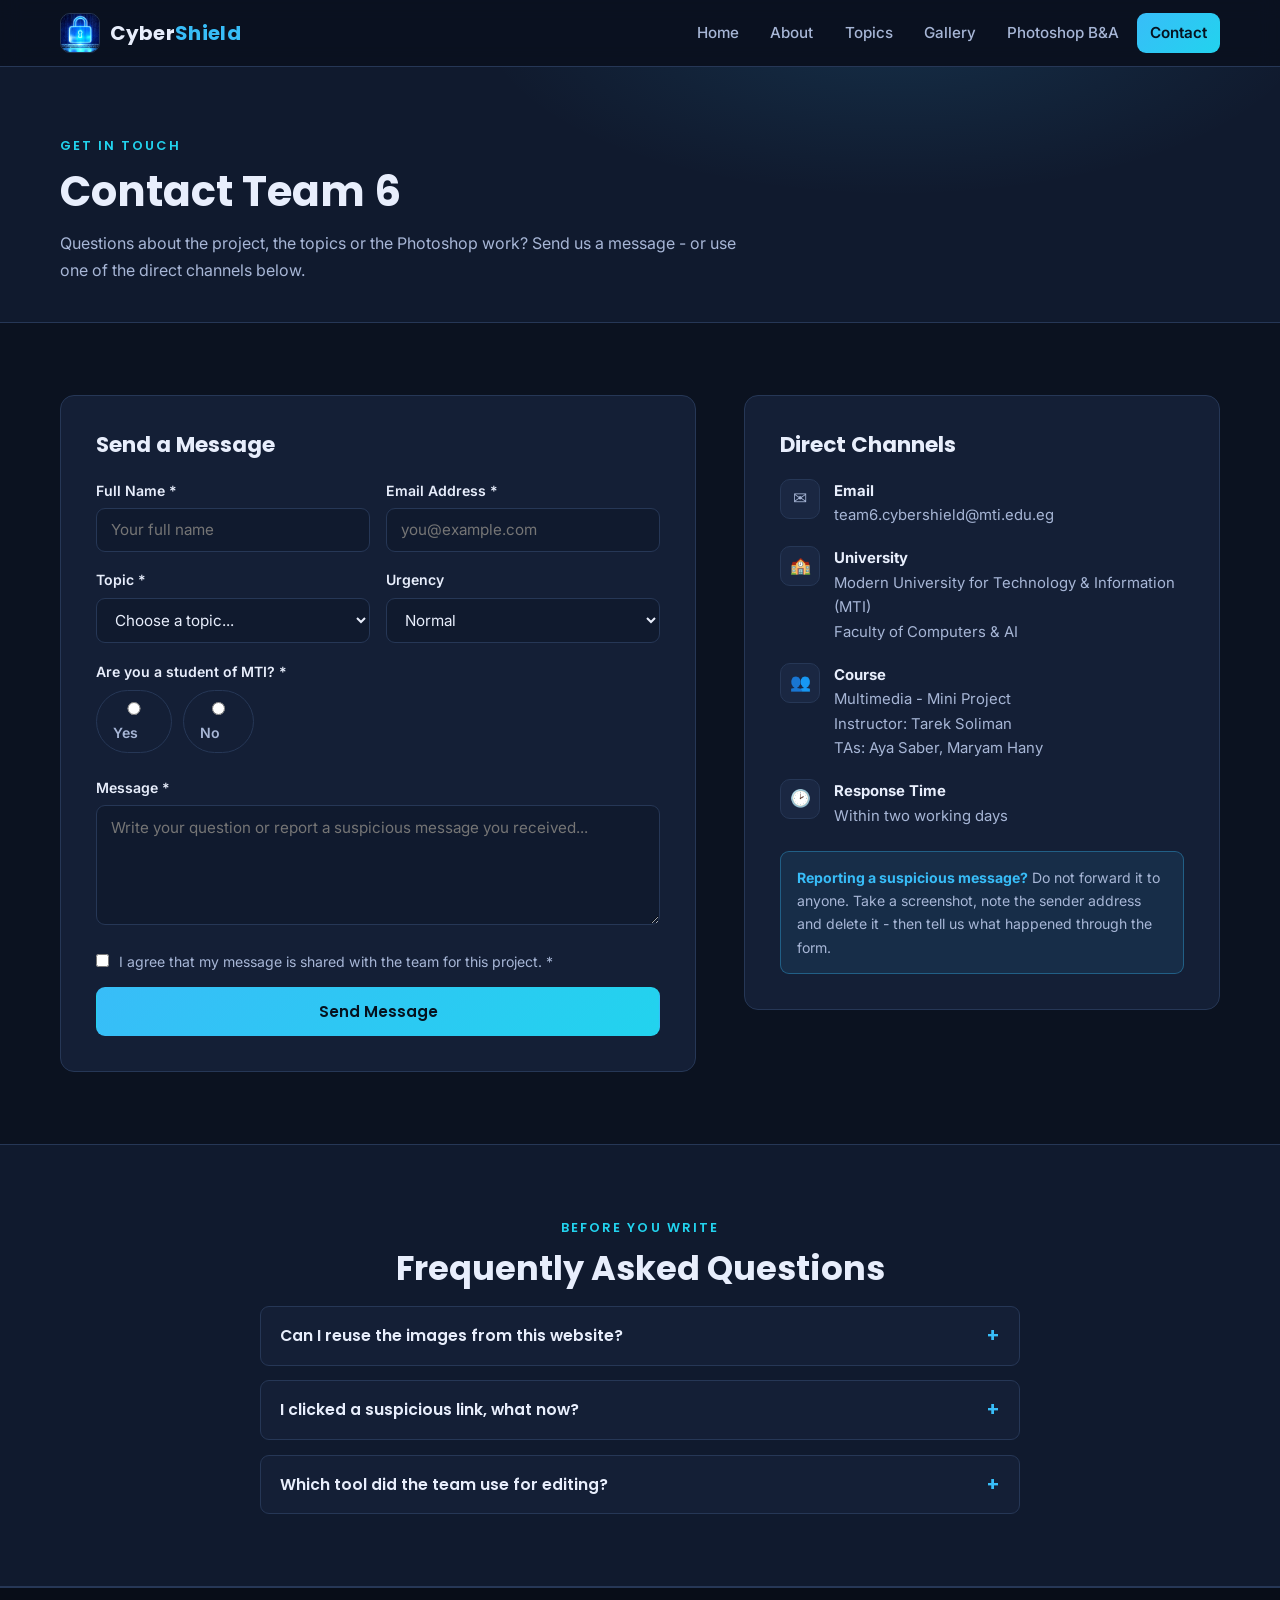
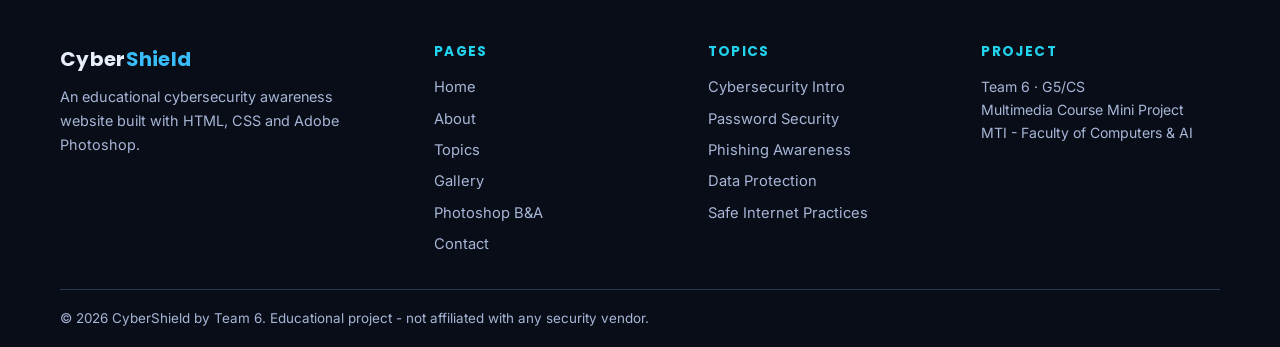
<file: pages/contact.html>
<!DOCTYPE html>
<html lang="en">
<head>
  <meta charset="UTF-8">
  <meta name="viewport" content="width=device-width, initial-scale=1">
  <title>Contact | CyberShield - Team 6</title>
  <meta name="description" content="Contact Team 6 of the CyberShield cybersecurity awareness project.">
  <link rel="icon" href="../images/edited/hero-cyber-lock.png" type="image/png">
  <link rel="preconnect" href="https://fonts.googleapis.com">
  <link rel="preconnect" href="https://fonts.gstatic.com" crossorigin>
  <link href="https://fonts.googleapis.com/css2?family=Poppins:wght@400;600;700&family=Inter:wght@400;500;600&display=swap" rel="stylesheet">
  <link rel="stylesheet" href="../css/style.css">
</head>
<body>

  <header class="site-header">
    <div class="container nav-wrap">
      <a href="../index.html" class="brand" aria-label="CyberShield home">
        <img src="../images/edited/hero-cyber-lock.png" alt="CyberShield logo" class="brand-logo">
        <span class="brand-name">Cyber<span class="accent">Shield</span></span>
      </a>
      <nav class="main-nav" id="mainNav" aria-label="Main navigation">
        <a href="../index.html" class="nav-link">Home</a>
        <a href="about.html" class="nav-link">About</a>
        <a href="main-content.html" class="nav-link">Topics</a>
        <a href="gallery.html" class="nav-link">Gallery</a>
        <a href="before-after.html" class="nav-link">Photoshop B&amp;A</a>
        <a href="contact.html" class="nav-link active">Contact</a>
      </nav>
      <button class="nav-toggle" id="navToggle" aria-label="Toggle menu" aria-expanded="false" aria-controls="mainNav">
        <span></span><span></span><span></span>
      </button>
    </div>
  </header>

  <main>
    <!-- ============ PAGE HEAD ============ -->
    <section class="page-head">
      <div class="container">
        <p class="kicker">Get in touch</p>
        <h1 class="page-title">Contact Team 6</h1>
        <p class="page-lead">
          Questions about the project, the topics or the Photoshop work? Send us a message -
          or use one of the direct channels below.
        </p>
      </div>
    </section>

    <!-- ============ CONTACT GRID: FORM + INFO ============ -->
    <section class="section">
      <div class="container contact-grid">

        <!-- FORM -->
        <div class="contact-form-card">
          <h2>Send a Message</h2>
          <form id="contactForm" class="contact-form" novalidate>
            <div class="form-row">
              <div class="form-group">
                <label for="name">Full Name *</label>
                <input type="text" id="name" name="name" placeholder="Your full name" required minlength="3">
                <small class="error-msg" data-for="name">Please enter your name (at least 3 characters).</small>
              </div>
              <div class="form-group">
                <label for="email">Email Address *</label>
                <input type="email" id="email" name="email" placeholder="you@example.com" required>
                <small class="error-msg" data-for="email">Please enter a valid email address.</small>
              </div>
            </div>
            <div class="form-row">
              <div class="form-group">
                <label for="topic">Topic *</label>
                <select id="topic" name="topic" required>
                  <option value="">Choose a topic...</option>
                  <option>Project question</option>
                  <option>Password security</option>
                  <option>Phishing awareness</option>
                  <option>Data protection</option>
                  <option>Safe internet practices</option>
                  <option>Photoshop work</option>
                  <option>Other</option>
                </select>
                <small class="error-msg" data-for="topic">Please choose a topic.</small>
              </div>
              <div class="form-group">
                <label for="urgency">Urgency</label>
                <select id="urgency" name="urgency">
                  <option>Normal</option>
                  <option>High - possible ongoing attack</option>
                </select>
              </div>
            </div>
            <div class="form-group">
              <label>Are you a student of MTI? *</label>
              <div class="radio-group">
                <label class="radio-pill"><input type="radio" name="student" value="yes" required> Yes</label>
                <label class="radio-pill"><input type="radio" name="student" value="no"> No</label>
              </div>
              <small class="error-msg" data-for="student">Please select one option.</small>
            </div>
            <div class="form-group">
              <label for="message">Message *</label>
              <textarea id="message" name="message" rows="5" placeholder="Write your question or report a suspicious message you received..." required minlength="10"></textarea>
              <small class="error-msg" data-for="message">Please write at least 10 characters.</small>
            </div>
            <div class="form-check">
              <input type="checkbox" id="privacy" name="privacy" required>
              <label for="privacy">I agree that my message is shared with the team for this project. *</label>
            </div>
            <small class="error-msg" data-for="privacy">Please tick the checkbox to continue.</small>
            <button type="submit" class="btn btn-primary btn-block">Send Message</button>
            <p class="form-success" id="formSuccess" hidden>
              &#10004; Thank you! Your message has been recorded. We usually reply within two working days.
            </p>
          </form>
        </div>

        <!-- INFO -->
        <aside class="contact-info">
          <h2>Direct Channels</h2>
          <ul class="contact-list">
            <li>
              <span class="contact-ico" aria-hidden="true">&#9993;</span>
              <div><strong>Email</strong><br>team6.cybershield@mti.edu.eg</div>
            </li>
            <li>
              <span class="contact-ico" aria-hidden="true">&#127979;</span>
              <div><strong>University</strong><br>Modern University for Technology &amp; Information (MTI)<br>Faculty of Computers &amp; AI</div>
            </li>
            <li>
              <span class="contact-ico" aria-hidden="true">&#128101;</span>
              <div><strong>Course</strong><br>Multimedia - Mini Project<br>Instructor: Tarek Soliman<br>TAs: Aya Saber, Maryam Hany</div>
            </li>
            <li>
              <span class="contact-ico" aria-hidden="true">&#128337;</span>
              <div><strong>Response Time</strong><br>Within two working days</div>
            </li>
          </ul>
          <div class="contact-note">
            <strong>Reporting a suspicious message?</strong>
            Do not forward it to anyone. Take a screenshot, note the sender address and
            delete it - then tell us what happened through the form.
          </div>
        </aside>
      </div>
    </section>

    <!-- ============ FAQ ============ -->
    <section class="section section-alt">
      <div class="container">
        <p class="kicker center">Before you write</p>
        <h2 class="section-title center">Frequently Asked Questions</h2>
        <div class="faq-list">
          <details class="faq-item">
            <summary>Can I reuse the images from this website?</summary>
            <p>The edited images are part of an educational project. The layered PSD files are included in the project folder so the editing steps can be studied.</p>
          </details>
          <details class="faq-item">
            <summary>I clicked a suspicious link, what now?</summary>
            <p>Disconnect from the internet if you entered credentials, change that password immediately (and everywhere it was reused), enable 2FA, and run an antivirus scan.</p>
          </details>
          <details class="faq-item">
            <summary>Which tool did the team use for editing?</summary>
            <p>Adobe Photoshop. Each image keeps its original version and an edited version; techniques include crop, brightness/contrast, hue/saturation, levels, unsharp mask, gradient map, vignette, curves and color grading.</p>
          </details>
        </div>
      </div>
    </section>
  </main>

  <footer class="site-footer">
    <div class="container footer-grid">
      <div class="footer-brand">
        <span class="brand-name">Cyber<span class="accent">Shield</span></span>
        <p>An educational cybersecurity awareness website built with HTML, CSS and Adobe Photoshop.</p>
      </div>
      <nav class="footer-col" aria-label="Site pages">
        <h4>Pages</h4>
        <a href="../index.html">Home</a>
        <a href="about.html">About</a>
        <a href="main-content.html">Topics</a>
        <a href="gallery.html">Gallery</a>
        <a href="before-after.html">Photoshop B&amp;A</a>
        <a href="contact.html">Contact</a>
      </nav>
      <nav class="footer-col" aria-label="Topics">
        <h4>Topics</h4>
        <a href="main-content.html#cyber-intro">Cybersecurity Intro</a>
        <a href="main-content.html#password-security">Password Security</a>
        <a href="main-content.html#phishing-awareness">Phishing Awareness</a>
        <a href="main-content.html#data-protection">Data Protection</a>
        <a href="main-content.html#safe-practices">Safe Internet Practices</a>
      </nav>
      <div class="footer-col">
        <h4>Project</h4>
        <p>Team 6 &middot; G5/CS<br>Multimedia Course Mini Project<br>MTI - Faculty of Computers &amp; AI</p>
      </div>
    </div>
    <div class="container footer-bottom">
      <p>&copy; 2026 CyberShield by Team 6. Educational project - not affiliated with any security vendor.</p>
    </div>
  </footer>

  <script src="../js/script.js"></script>
</body>
</html>
</file>
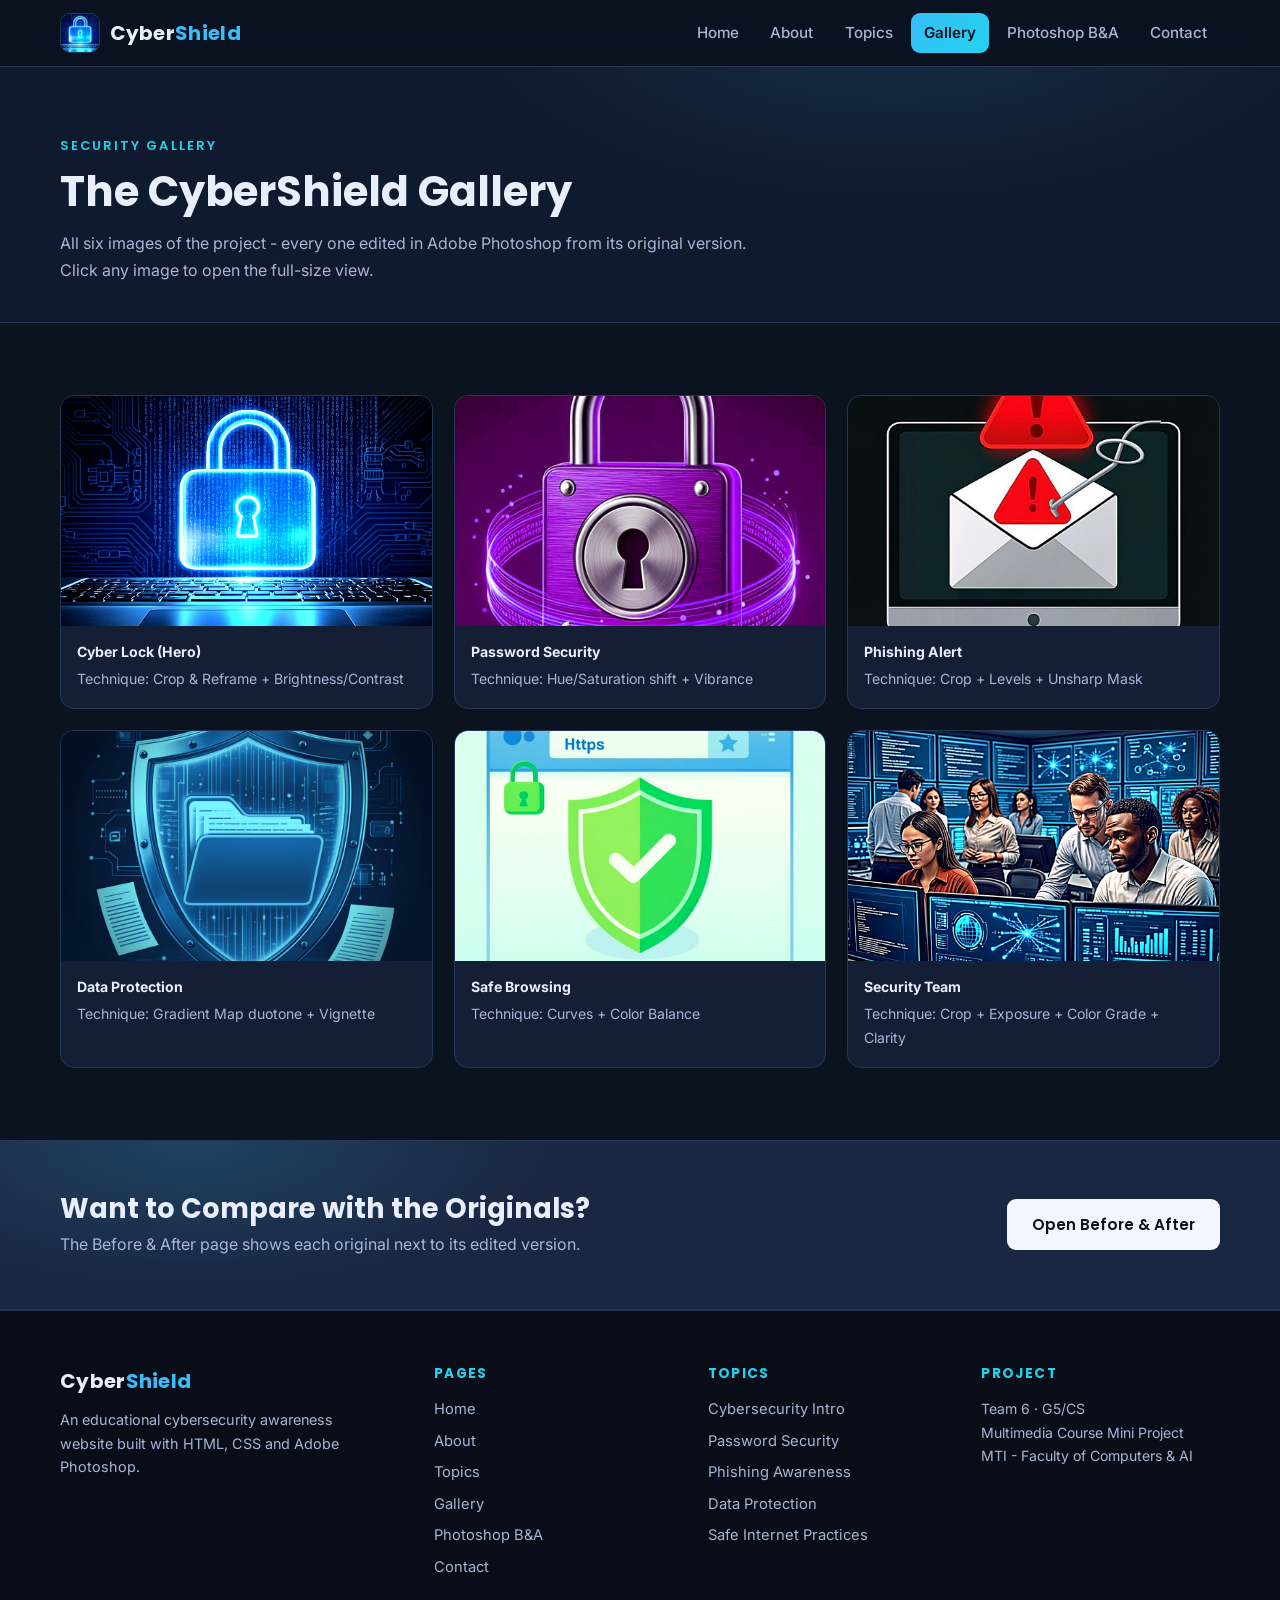
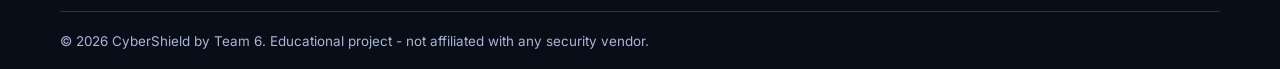
<file: pages/gallery.html>
<!DOCTYPE html>
<html lang="en">
<head>
  <meta charset="UTF-8">
  <meta name="viewport" content="width=device-width, initial-scale=1">
  <title>Gallery | CyberShield - Team 6</title>
  <meta name="description" content="Security gallery: original and Photoshop-edited cybersecurity images of the CyberShield project.">
  <link rel="icon" href="../images/edited/hero-cyber-lock.png" type="image/png">
  <link rel="preconnect" href="https://fonts.googleapis.com">
  <link rel="preconnect" href="https://fonts.gstatic.com" crossorigin>
  <link href="https://fonts.googleapis.com/css2?family=Poppins:wght@400;600;700&family=Inter:wght@400;500;600&display=swap" rel="stylesheet">
  <link rel="stylesheet" href="../css/style.css">
</head>
<body>

  <header class="site-header">
    <div class="container nav-wrap">
      <a href="../index.html" class="brand" aria-label="CyberShield home">
        <img src="../images/edited/hero-cyber-lock.png" alt="CyberShield logo" class="brand-logo">
        <span class="brand-name">Cyber<span class="accent">Shield</span></span>
      </a>
      <nav class="main-nav" id="mainNav" aria-label="Main navigation">
        <a href="../index.html" class="nav-link">Home</a>
        <a href="about.html" class="nav-link">About</a>
        <a href="main-content.html" class="nav-link">Topics</a>
        <a href="gallery.html" class="nav-link active">Gallery</a>
        <a href="before-after.html" class="nav-link">Photoshop B&amp;A</a>
        <a href="contact.html" class="nav-link">Contact</a>
      </nav>
      <button class="nav-toggle" id="navToggle" aria-label="Toggle menu" aria-expanded="false" aria-controls="mainNav">
        <span></span><span></span><span></span>
      </button>
    </div>
  </header>

  <main>
    <!-- ============ PAGE HEAD ============ -->
    <section class="page-head">
      <div class="container">
        <p class="kicker">Security gallery</p>
        <h1 class="page-title">The CyberShield Gallery</h1>
        <p class="page-lead">
          All six images of the project - every one edited in Adobe Photoshop from its original
          version. Click any image to open the full-size view.
        </p>
      </div>
    </section>

    <!-- ============ GALLERY GRID ============ -->
    <section class="section gallery-section" id="gallery">
      <div class="container">
        <div class="gallery-grid">
          <figure class="gallery-item">
            <a href="../images/edited/hero-cyber-lock.png" target="_blank" rel="noopener">
              <img src="../images/edited/hero-cyber-lock.png" alt="Glowing blue padlock hologram over a laptop keyboard" loading="lazy">
            </a>
            <figcaption>
              <strong>Cyber Lock (Hero)</strong>
              <span>Technique: Crop &amp; Reframe + Brightness/Contrast</span>
            </figcaption>
          </figure>
          <figure class="gallery-item">
            <a href="../images/edited/password-security.png" target="_blank" rel="noopener">
              <img src="../images/edited/password-security.png" alt="Padlock with orbiting password characters" loading="lazy">
            </a>
            <figcaption>
              <strong>Password Security</strong>
              <span>Technique: Hue/Saturation shift + Vibrance</span>
            </figcaption>
          </figure>
          <figure class="gallery-item">
            <a href="../images/edited/phishing-alert.png" target="_blank" rel="noopener">
              <img src="../images/edited/phishing-alert.png" alt="Phishing warning with a fishing hook coming out of a screen" loading="lazy">
            </a>
            <figcaption>
              <strong>Phishing Alert</strong>
              <span>Technique: Crop + Levels + Unsharp Mask</span>
            </figcaption>
          </figure>
          <figure class="gallery-item">
            <a href="../images/edited/data-protection.png" target="_blank" rel="noopener">
              <img src="../images/edited/data-protection.png" alt="Shield protecting glowing folders and documents" loading="lazy">
            </a>
            <figcaption>
              <strong>Data Protection</strong>
              <span>Technique: Gradient Map duotone + Vignette</span>
            </figcaption>
          </figure>
          <figure class="gallery-item">
            <a href="../images/edited/safe-browsing.png" target="_blank" rel="noopener">
              <img src="../images/edited/safe-browsing.png" alt="Browser window with green shield and HTTPS padlock" loading="lazy">
            </a>
            <figcaption>
              <strong>Safe Browsing</strong>
              <span>Technique: Curves + Color Balance</span>
            </figcaption>
          </figure>
          <figure class="gallery-item">
            <a href="../images/edited/security-team.png" target="_blank" rel="noopener">
              <img src="../images/edited/security-team.png" alt="Security operations team monitoring screens" loading="lazy">
            </a>
            <figcaption>
              <strong>Security Team</strong>
              <span>Technique: Crop + Exposure + Color Grade + Clarity</span>
            </figcaption>
          </figure>
        </div>
      </div>
    </section>

    <!-- ============ CTA ============ -->
    <section class="cta-strip">
      <div class="container cta-inner">
        <div>
          <h2>Want to Compare with the Originals?</h2>
          <p>The Before &amp; After page shows each original next to its edited version.</p>
        </div>
        <a href="before-after.html" class="btn btn-light">Open Before &amp; After</a>
      </div>
    </section>
  </main>

  <footer class="site-footer">
    <div class="container footer-grid">
      <div class="footer-brand">
        <span class="brand-name">Cyber<span class="accent">Shield</span></span>
        <p>An educational cybersecurity awareness website built with HTML, CSS and Adobe Photoshop.</p>
      </div>
      <nav class="footer-col" aria-label="Site pages">
        <h4>Pages</h4>
        <a href="../index.html">Home</a>
        <a href="about.html">About</a>
        <a href="main-content.html">Topics</a>
        <a href="gallery.html">Gallery</a>
        <a href="before-after.html">Photoshop B&amp;A</a>
        <a href="contact.html">Contact</a>
      </nav>
      <nav class="footer-col" aria-label="Topics">
        <h4>Topics</h4>
        <a href="main-content.html#cyber-intro">Cybersecurity Intro</a>
        <a href="main-content.html#password-security">Password Security</a>
        <a href="main-content.html#phishing-awareness">Phishing Awareness</a>
        <a href="main-content.html#data-protection">Data Protection</a>
        <a href="main-content.html#safe-practices">Safe Internet Practices</a>
      </nav>
      <div class="footer-col">
        <h4>Project</h4>
        <p>Team 6 &middot; G5/CS<br>Multimedia Course Mini Project<br>MTI - Faculty of Computers &amp; AI</p>
      </div>
    </div>
    <div class="container footer-bottom">
      <p>&copy; 2026 CyberShield by Team 6. Educational project - not affiliated with any security vendor.</p>
    </div>
  </footer>

  <script src="../js/script.js"></script>
</body>
</html>
</file>
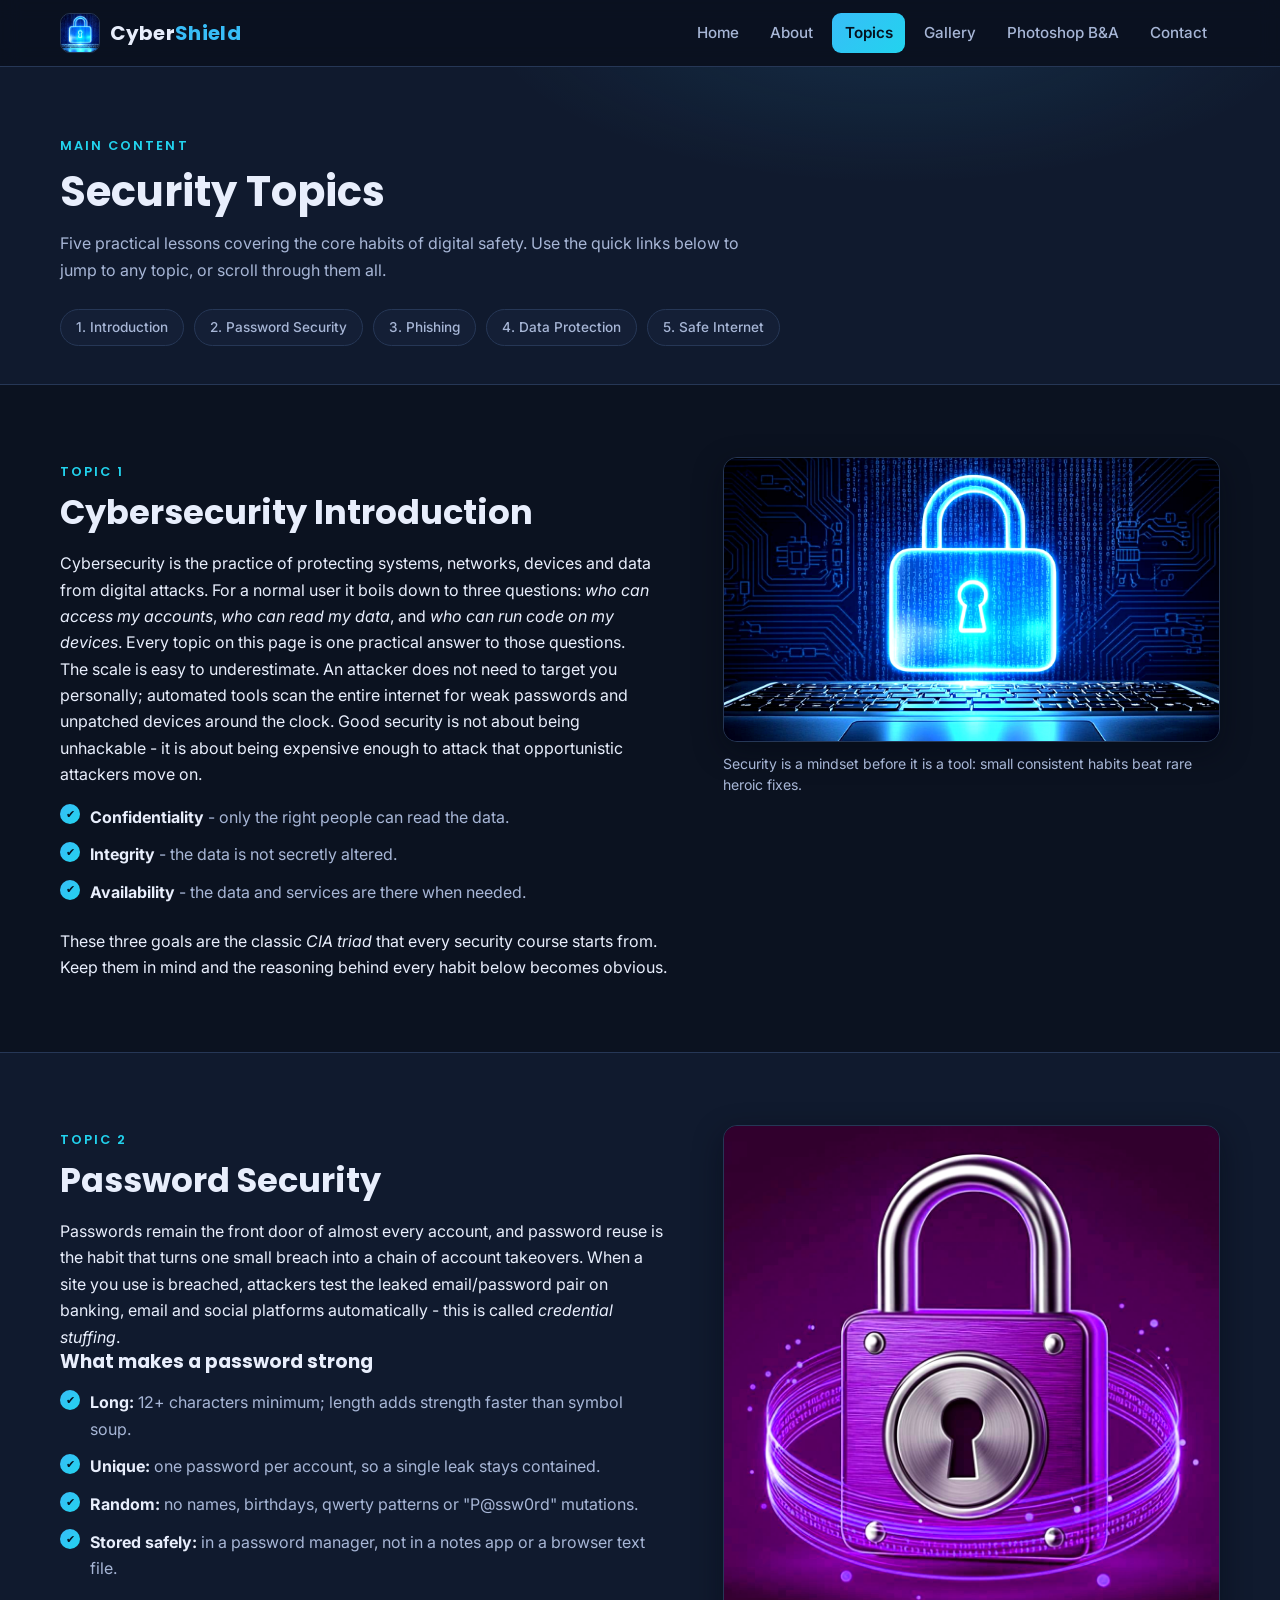
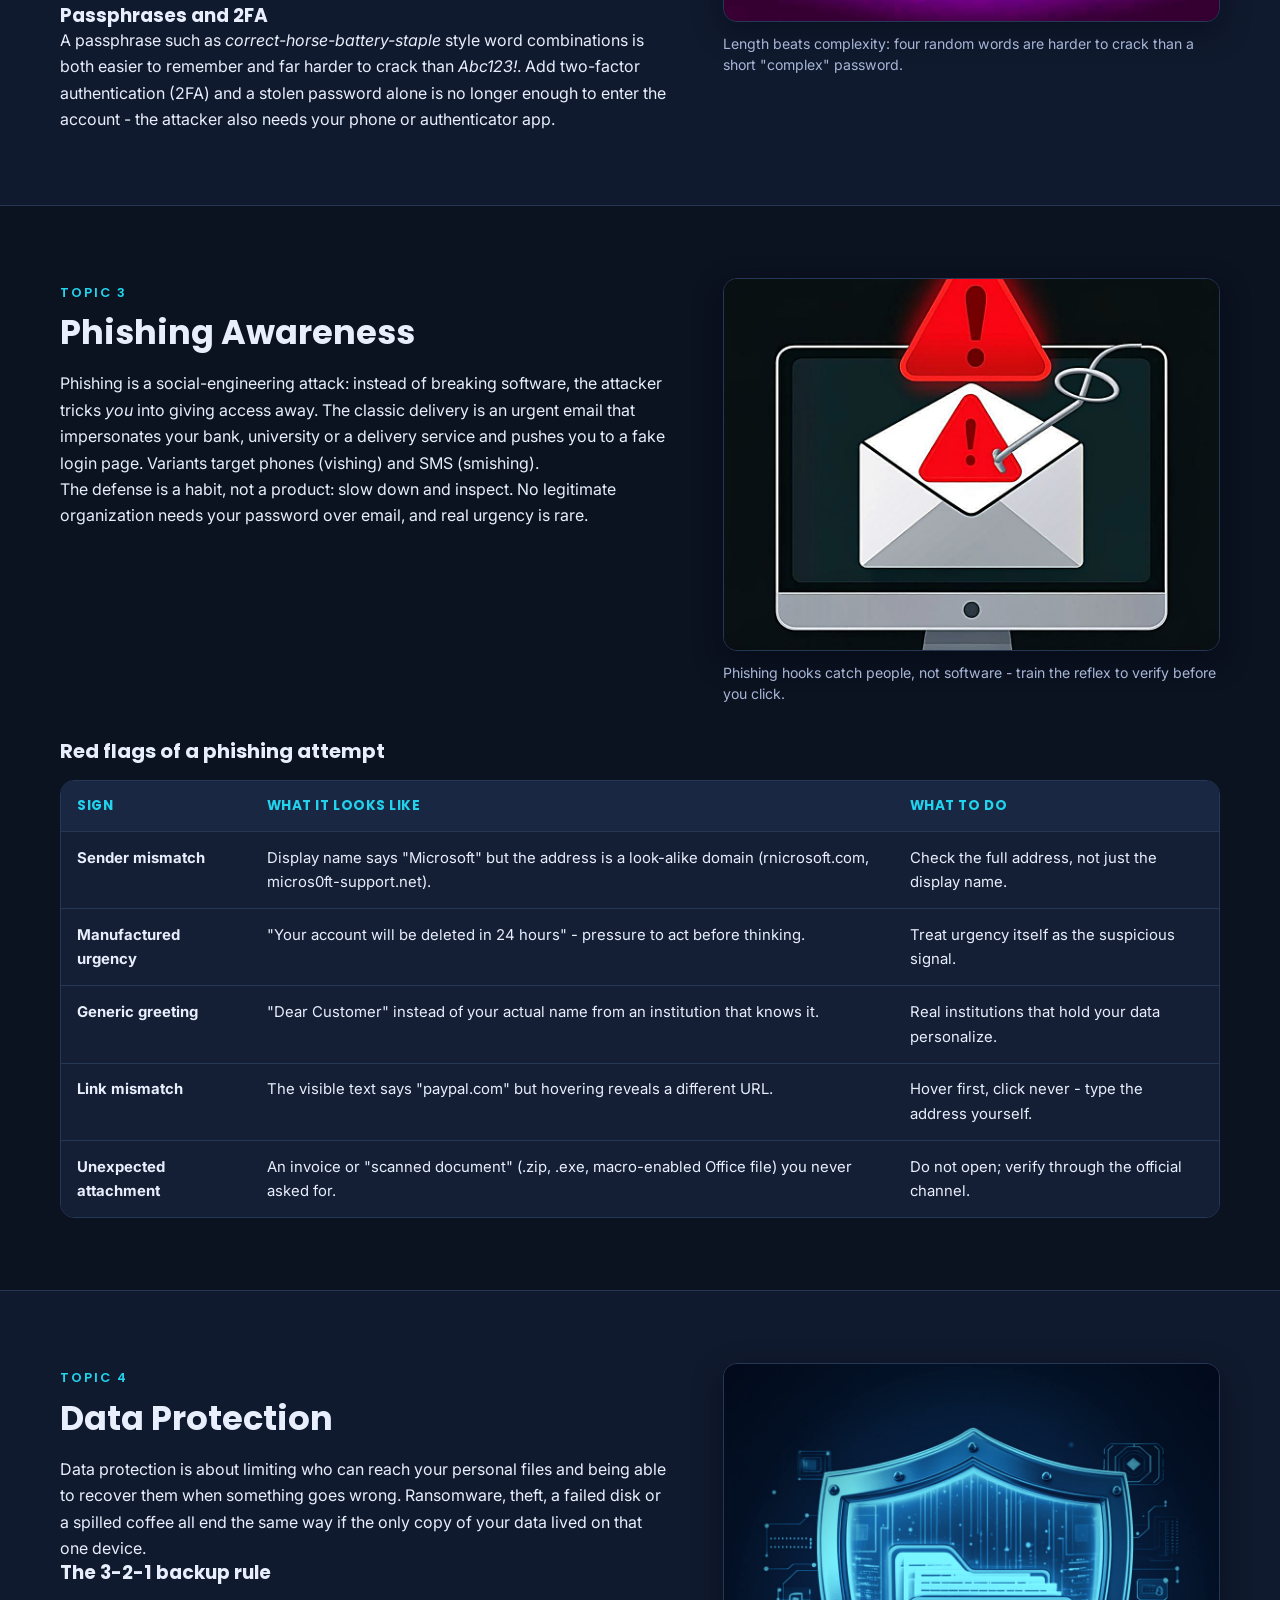
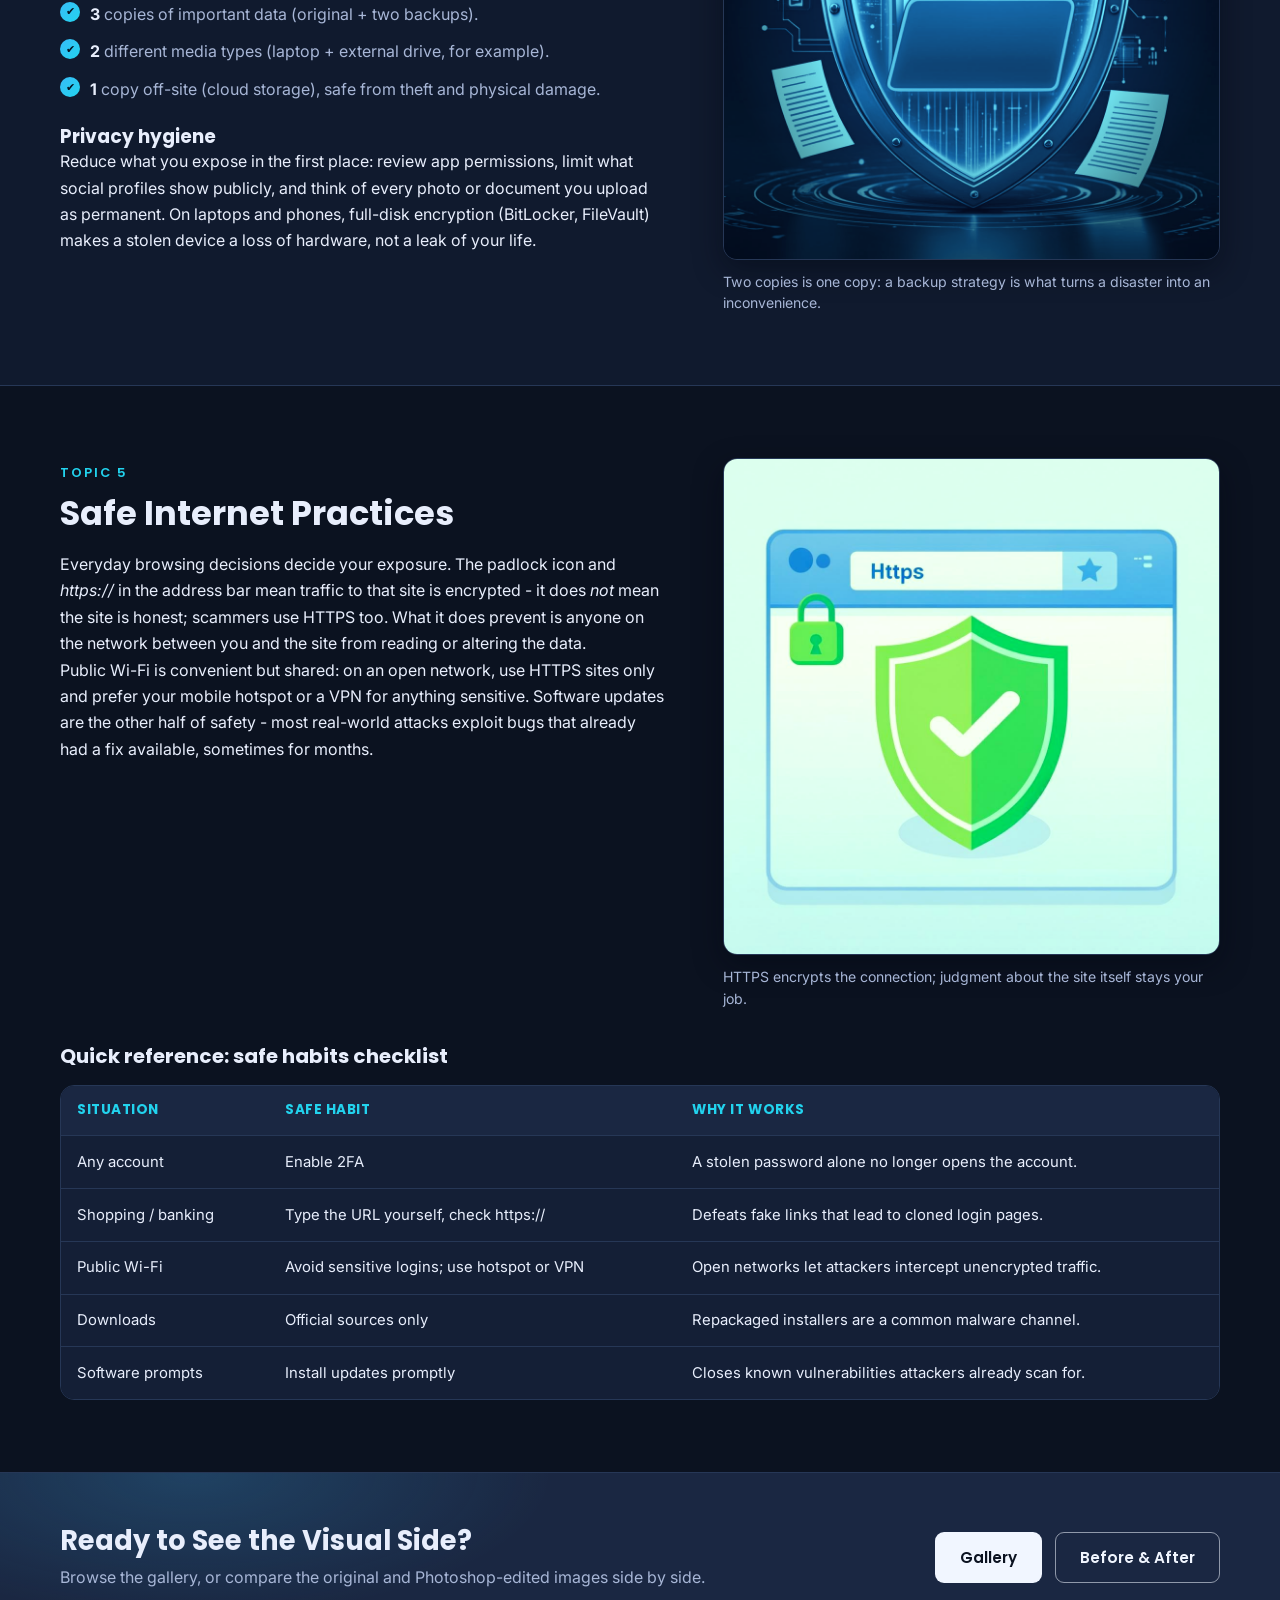
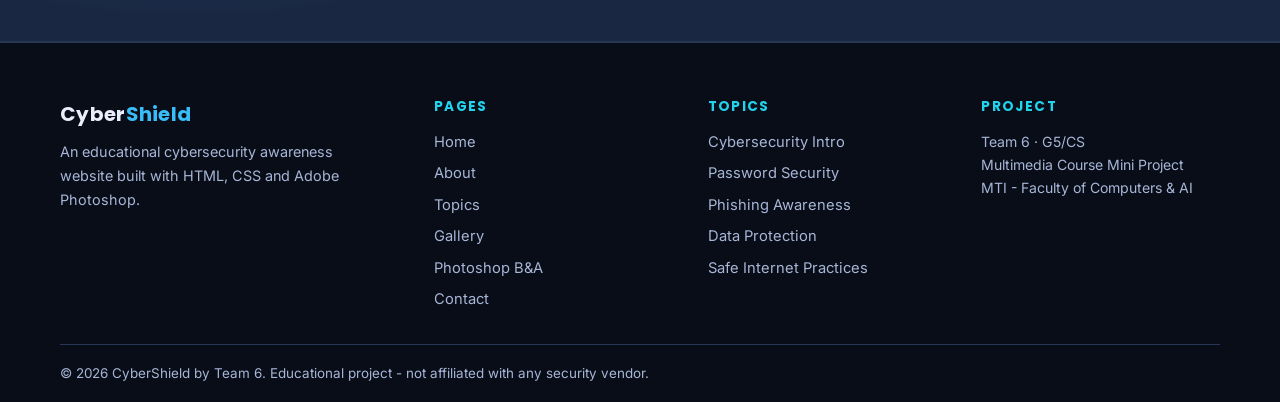
<file: pages/main-content.html>
<!DOCTYPE html>
<html lang="en">
<head>
  <meta charset="UTF-8">
  <meta name="viewport" content="width=device-width, initial-scale=1">
  <title>Security Topics | CyberShield - Team 6</title>
  <meta name="description" content="Cybersecurity introduction, password security, phishing awareness, data protection and safe internet practices.">
  <link rel="icon" href="../images/edited/hero-cyber-lock.png" type="image/png">
  <link rel="preconnect" href="https://fonts.googleapis.com">
  <link rel="preconnect" href="https://fonts.gstatic.com" crossorigin>
  <link href="https://fonts.googleapis.com/css2?family=Poppins:wght@400;600;700&family=Inter:wght@400;500;600&display=swap" rel="stylesheet">
  <link rel="stylesheet" href="../css/style.css">
</head>
<body>

  <header class="site-header">
    <div class="container nav-wrap">
      <a href="../index.html" class="brand" aria-label="CyberShield home">
        <img src="../images/edited/hero-cyber-lock.png" alt="CyberShield logo" class="brand-logo">
        <span class="brand-name">Cyber<span class="accent">Shield</span></span>
      </a>
      <nav class="main-nav" id="mainNav" aria-label="Main navigation">
        <a href="../index.html" class="nav-link">Home</a>
        <a href="about.html" class="nav-link">About</a>
        <a href="main-content.html" class="nav-link active">Topics</a>
        <a href="gallery.html" class="nav-link">Gallery</a>
        <a href="before-after.html" class="nav-link">Photoshop B&amp;A</a>
        <a href="contact.html" class="nav-link">Contact</a>
      </nav>
      <button class="nav-toggle" id="navToggle" aria-label="Toggle menu" aria-expanded="false" aria-controls="mainNav">
        <span></span><span></span><span></span>
      </button>
    </div>
  </header>

  <main>
    <!-- ============ PAGE HEAD + IN-PAGE TOPIC NAV ============ -->
    <section class="page-head">
      <div class="container">
        <p class="kicker">Main content</p>
        <h1 class="page-title">Security Topics</h1>
        <p class="page-lead">
          Five practical lessons covering the core habits of digital safety. Use the quick
          links below to jump to any topic, or scroll through them all.
        </p>
        <nav class="topic-nav" aria-label="Topic sections">
          <a href="#cyber-intro" class="topic-pill">1. Introduction</a>
          <a href="#password-security" class="topic-pill">2. Password Security</a>
          <a href="#phishing-awareness" class="topic-pill">3. Phishing</a>
          <a href="#data-protection" class="topic-pill">4. Data Protection</a>
          <a href="#safe-practices" class="topic-pill">5. Safe Internet</a>
        </nav>
      </div>
    </section>

    <!-- ============ 1. CYBERSECURITY INTRO ============ -->
    <section class="section" id="cyber-intro">
      <div class="container split">
        <div>
          <p class="kicker">Topic 1</p>
          <h2 class="section-title">Cybersecurity Introduction</h2>
          <p>
            Cybersecurity is the practice of protecting systems, networks, devices and data from
            digital attacks. For a normal user it boils down to three questions: <em>who can access
            my accounts</em>, <em>who can read my data</em>, and <em>who can run code on my devices</em>.
            Every topic on this page is one practical answer to those questions.
          </p>
          <p>
            The scale is easy to underestimate. An attacker does not need to target you personally;
            automated tools scan the entire internet for weak passwords and unpatched devices
            around the clock. Good security is not about being unhackable - it is about being
            expensive enough to attack that opportunistic attackers move on.
          </p>
          <ul class="check-list">
            <li><strong>Confidentiality</strong> - only the right people can read the data.</li>
            <li><strong>Integrity</strong> - the data is not secretly altered.</li>
            <li><strong>Availability</strong> - the data and services are there when needed.</li>
          </ul>
          <p>
            These three goals are the classic <em>CIA triad</em> that every security course starts from.
            Keep them in mind and the reasoning behind every habit below becomes obvious.
          </p>
        </div>
        <figure class="tips-media">
          <img src="../images/edited/hero-cyber-lock.png" alt="Blue padlock hologram above a laptop keyboard" class="rounded-img">
          <figcaption>Security is a mindset before it is a tool: small consistent habits beat rare heroic fixes.</figcaption>
        </figure>
      </div>
    </section>

    <!-- ============ 2. PASSWORD SECURITY ============ -->
    <section class="section section-alt" id="password-security">
      <div class="container split reverse">
        <figure class="tips-media">
          <img src="../images/edited/password-security.png" alt="Padlock surrounded by orbiting password characters" class="rounded-img">
          <figcaption>Length beats complexity: four random words are harder to crack than a short "complex" password.</figcaption>
        </figure>
        <div>
          <p class="kicker">Topic 2</p>
          <h2 class="section-title">Password Security</h2>
          <p>
            Passwords remain the front door of almost every account, and password reuse is the
            habit that turns one small breach into a chain of account takeovers. When a site you
            use is breached, attackers test the leaked email/password pair on banking, email and
            social platforms automatically - this is called <em>credential stuffing</em>.
          </p>
          <h3>What makes a password strong</h3>
          <ul class="check-list">
            <li><strong>Long:</strong> 12+ characters minimum; length adds strength faster than symbol soup.</li>
            <li><strong>Unique:</strong> one password per account, so a single leak stays contained.</li>
            <li><strong>Random:</strong> no names, birthdays, qwerty patterns or "P@ssw0rd" mutations.</li>
            <li><strong>Stored safely:</strong> in a password manager, not in a notes app or a browser text file.</li>
          </ul>
          <h3>Passphrases and 2FA</h3>
          <p>
            A passphrase such as <em>correct-horse-battery-staple</em> style word combinations is both
            easier to remember and far harder to crack than <em>Abc123!</em>. Add two-factor
            authentication (2FA) and a stolen password alone is no longer enough to enter the
            account - the attacker also needs your phone or authenticator app.
          </p>
        </div>
      </div>
    </section>

    <!-- ============ 3. PHISHING AWARENESS ============ -->
    <section class="section" id="phishing-awareness">
      <div class="container">
        <div class="split">
          <div>
            <p class="kicker">Topic 3</p>
            <h2 class="section-title">Phishing Awareness</h2>
            <p>
              Phishing is a social-engineering attack: instead of breaking software, the attacker
              tricks <em>you</em> into giving access away. The classic delivery is an urgent email
              that impersonates your bank, university or a delivery service and pushes you to a
              fake login page. Variants target phones (vishing) and SMS (smishing).
            </p>
            <p>
              The defense is a habit, not a product: slow down and inspect. No legitimate
              organization needs your password over email, and real urgency is rare.
            </p>
          </div>
          <figure class="tips-media">
            <img src="../images/edited/phishing-alert.png" alt="Phishing warning concept with a fishing hook emerging from a screen" class="rounded-img">
            <figcaption>Phishing hooks catch people, not software - train the reflex to verify before you click.</figcaption>
          </figure>
        </div>

        <h3 class="sub-title">Red flags of a phishing attempt</h3>
        <div class="table-wrap">
          <table class="styled-table">
            <thead>
              <tr><th>Sign</th><th>What it looks like</th><th>What to do</th></tr>
            </thead>
            <tbody>
              <tr><td data-label="Sign"><strong>Sender mismatch</strong></td><td data-label="What it looks like">Display name says "Microsoft" but the address is a look-alike domain (rnicrosoft.com, micros0ft-support.net).</td><td data-label="What to do">Check the full address, not just the display name.</td></tr>
              <tr><td data-label="Sign"><strong>Manufactured urgency</strong></td><td data-label="What it looks like">"Your account will be deleted in 24 hours" - pressure to act before thinking.</td><td data-label="What to do">Treat urgency itself as the suspicious signal.</td></tr>
              <tr><td data-label="Sign"><strong>Generic greeting</strong></td><td data-label="What it looks like">"Dear Customer" instead of your actual name from an institution that knows it.</td><td data-label="What to do">Real institutions that hold your data personalize.</td></tr>
              <tr><td data-label="Sign"><strong>Link mismatch</strong></td><td data-label="What it looks like">The visible text says "paypal.com" but hovering reveals a different URL.</td><td data-label="What to do">Hover first, click never - type the address yourself.</td></tr>
              <tr><td data-label="Sign"><strong>Unexpected attachment</strong></td><td data-label="What it looks like">An invoice or "scanned document" (.zip, .exe, macro-enabled Office file) you never asked for.</td><td data-label="What to do">Do not open; verify through the official channel.</td></tr>
            </tbody>
          </table>
        </div>
      </div>
    </section>

    <!-- ============ 4. DATA PROTECTION ============ -->
    <section class="section section-alt" id="data-protection">
      <div class="container split reverse">
        <figure class="tips-media">
          <img src="../images/edited/data-protection.png" alt="Shield protecting glowing folders and documents" class="rounded-img">
          <figcaption>Two copies is one copy: a backup strategy is what turns a disaster into an inconvenience.</figcaption>
        </figure>
        <div>
          <p class="kicker">Topic 4</p>
          <h2 class="section-title">Data Protection</h2>
          <p>
            Data protection is about limiting who can reach your personal files and being able to
            recover them when something goes wrong. Ransomware, theft, a failed disk or a spilled
            coffee all end the same way if the only copy of your data lived on that one device.
          </p>
          <h3>The 3-2-1 backup rule</h3>
          <ul class="check-list">
            <li><strong>3</strong> copies of important data (original + two backups).</li>
            <li><strong>2</strong> different media types (laptop + external drive, for example).</li>
            <li><strong>1</strong> copy off-site (cloud storage), safe from theft and physical damage.</li>
          </ul>
          <h3>Privacy hygiene</h3>
          <p>
            Reduce what you expose in the first place: review app permissions, limit what social
            profiles show publicly, and think of every photo or document you upload as permanent.
            On laptops and phones, full-disk encryption (BitLocker, FileVault) makes a stolen
            device a loss of hardware, not a leak of your life.
          </p>
        </div>
      </div>
    </section>

    <!-- ============ 5. SAFE INTERNET PRACTICES ============ -->
    <section class="section" id="safe-practices">
      <div class="container">
        <div class="split">
          <div>
            <p class="kicker">Topic 5</p>
            <h2 class="section-title">Safe Internet Practices</h2>
            <p>
              Everyday browsing decisions decide your exposure. The padlock icon and
              <em>https://</em> in the address bar mean traffic to that site is encrypted - it does
              <em>not</em> mean the site is honest; scammers use HTTPS too. What it does prevent is
              anyone on the network between you and the site from reading or altering the data.
            </p>
            <p>
              Public Wi-Fi is convenient but shared: on an open network, use HTTPS sites only and
              prefer your mobile hotspot or a VPN for anything sensitive. Software updates are the
              other half of safety - most real-world attacks exploit bugs that already had a fix
              available, sometimes for months.
            </p>
          </div>
          <figure class="tips-media">
            <img src="../images/edited/safe-browsing.png" alt="Browser window with a green shield and an HTTPS padlock in the address bar" class="rounded-img">
            <figcaption>HTTPS encrypts the connection; judgment about the site itself stays your job.</figcaption>
          </figure>
        </div>

        <h3 class="sub-title">Quick reference: safe habits checklist</h3>
        <div class="table-wrap">
          <table class="styled-table">
            <thead>
              <tr><th>Situation</th><th>Safe habit</th><th>Why it works</th></tr>
            </thead>
            <tbody>
              <tr><td data-label="Situation">Any account</td><td data-label="Safe habit">Enable 2FA</td><td data-label="Why it works">A stolen password alone no longer opens the account.</td></tr>
              <tr><td data-label="Situation">Shopping / banking</td><td data-label="Safe habit">Type the URL yourself, check https://</td><td data-label="Why it works">Defeats fake links that lead to cloned login pages.</td></tr>
              <tr><td data-label="Situation">Public Wi-Fi</td><td data-label="Safe habit">Avoid sensitive logins; use hotspot or VPN</td><td data-label="Why it works">Open networks let attackers intercept unencrypted traffic.</td></tr>
              <tr><td data-label="Situation">Downloads</td><td data-label="Safe habit">Official sources only</td><td data-label="Why it works">Repackaged installers are a common malware channel.</td></tr>
              <tr><td data-label="Situation">Software prompts</td><td data-label="Safe habit">Install updates promptly</td><td data-label="Why it works">Closes known vulnerabilities attackers already scan for.</td></tr>
            </tbody>
          </table>
        </div>
      </div>
    </section>

    <!-- ============ CTA ============ -->
    <section class="cta-strip">
      <div class="container cta-inner">
        <div>
          <h2>Ready to See the Visual Side?</h2>
          <p>Browse the gallery, or compare the original and Photoshop-edited images side by side.</p>
        </div>
        <div class="cta-btns">
          <a href="gallery.html" class="btn btn-light">Gallery</a>
          <a href="before-after.html" class="btn btn-ghost-light">Before &amp; After</a>
        </div>
      </div>
    </section>
  </main>

  <footer class="site-footer">
    <div class="container footer-grid">
      <div class="footer-brand">
        <span class="brand-name">Cyber<span class="accent">Shield</span></span>
        <p>An educational cybersecurity awareness website built with HTML, CSS and Adobe Photoshop.</p>
      </div>
      <nav class="footer-col" aria-label="Site pages">
        <h4>Pages</h4>
        <a href="../index.html">Home</a>
        <a href="about.html">About</a>
        <a href="main-content.html">Topics</a>
        <a href="gallery.html">Gallery</a>
        <a href="before-after.html">Photoshop B&amp;A</a>
        <a href="contact.html">Contact</a>
      </nav>
      <nav class="footer-col" aria-label="Topics">
        <h4>Topics</h4>
        <a href="main-content.html#cyber-intro">Cybersecurity Intro</a>
        <a href="main-content.html#password-security">Password Security</a>
        <a href="main-content.html#phishing-awareness">Phishing Awareness</a>
        <a href="main-content.html#data-protection">Data Protection</a>
        <a href="main-content.html#safe-practices">Safe Internet Practices</a>
      </nav>
      <div class="footer-col">
        <h4>Project</h4>
        <p>Team 6 &middot; G5/CS<br>Multimedia Course Mini Project<br>MTI - Faculty of Computers &amp; AI</p>
      </div>
    </div>
    <div class="container footer-bottom">
      <p>&copy; 2026 CyberShield by Team 6. Educational project - not affiliated with any security vendor.</p>
    </div>
  </footer>

  <script src="../js/script.js"></script>
</body>
</html>
</file>
<file: css/style.css>
/* ============================================================
   CyberShield - Cybersecurity Awareness Website
   Team 6 · G5/CS · MTI Faculty of Computers & AI
   Multimedia Course Mini Project - stylesheet
   ============================================================ */

/* ---------- 1. Design tokens (visual identity) ---------- */
:root {
  --bg:        #0b1220;
  --bg-soft:   #101a2e;
  --panel:     #141f36;
  --panel-2:   #1a2742;
  --line:      #263756;
  --text:      #e8eefc;
  --text-dim:  #a7b6d6;
  --accent:    #38bdf8;
  --accent-2:  #22d3ee;
  --accent-deep: #0369a1;
  --ok:        #34d399;
  --warn:      #fbbf24;
  --danger:    #f87171;
  --radius:    14px;
  --radius-sm: 9px;
  --shadow:    0 10px 30px rgba(2, 6, 18, .45);
  --font-head: "Poppins", "Segoe UI", sans-serif;
  --font-body: "Inter", "Segoe UI", sans-serif;
}

/* ---------- 2. Base / reset ---------- */
* { margin: 0; padding: 0; box-sizing: border-box; }

html { scroll-behavior: smooth; }

body {
  font-family: var(--font-body);
  background: var(--bg);
  color: var(--text);
  line-height: 1.65;
  -webkit-font-smoothing: antialiased;
}

img { max-width: 100%; height: auto; display: block; }

a { color: var(--accent); text-decoration: none; }
a:hover { color: var(--accent-2); }

.container {
  width: min(1160px, 92%);
  margin-inline: auto;
}

h1, h2, h3, h4 { font-family: var(--font-head); line-height: 1.25; }

code {
  background: var(--panel-2);
  border: 1px solid var(--line);
  border-radius: 6px;
  padding: .1em .45em;
  font-size: .9em;
  color: var(--accent-2);
}

/* ---------- 3. Header / navigation ---------- */
.site-header {
  position: sticky;
  top: 0;
  z-index: 60;
  background: rgba(11, 18, 32, .88);
  backdrop-filter: blur(10px);
  border-bottom: 1px solid var(--line);
}

.nav-wrap {
  display: flex;
  align-items: center;
  justify-content: space-between;
  gap: 1rem;
  min-height: 66px;
}

.brand {
  display: flex;
  align-items: center;
  gap: .6rem;
  color: var(--text);
}

.brand-logo {
  width: 40px;
  height: 40px;
  border-radius: 10px;
  border: 1px solid var(--line);
  object-fit: cover;
}

.brand-name {
  font-family: var(--font-head);
  font-weight: 700;
  font-size: 1.25rem;
  letter-spacing: .3px;
}

.accent { color: var(--accent); }

.main-nav {
  display: flex;
  align-items: center;
  gap: .35rem;
  flex-wrap: wrap;
}

.nav-link {
  color: var(--text-dim);
  font-weight: 500;
  font-size: .95rem;
  padding: .45rem .8rem;
  border-radius: var(--radius-sm);
  transition: color .2s, background .2s;
}

.nav-link:hover { color: var(--text); background: var(--panel-2); }

.nav-link.active {
  color: #06121f;
  background: linear-gradient(135deg, var(--accent), var(--accent-2));
  font-weight: 600;
}

/* hamburger */
.nav-toggle {
  display: none;
  flex-direction: column;
  gap: 5px;
  background: var(--panel-2);
  border: 1px solid var(--line);
  border-radius: var(--radius-sm);
  padding: .55rem .6rem;
  cursor: pointer;
}

.nav-toggle span {
  width: 20px;
  height: 2px;
  background: var(--text);
  border-radius: 2px;
  transition: transform .25s, opacity .2s;
}

.nav-toggle.open span:nth-child(1) { transform: translateY(7px) rotate(45deg); }
.nav-toggle.open span:nth-child(2) { opacity: 0; }
.nav-toggle.open span:nth-child(3) { transform: translateY(-7px) rotate(-45deg); }

/* ---------- 4. Hero ---------- */
.hero {
  padding: clamp(3rem, 7vw, 5.5rem) 0;
  background:
    radial-gradient(900px 420px at 85% -10%, rgba(56, 189, 248, .16), transparent 60%),
    radial-gradient(700px 380px at 8% 110%, rgba(34, 211, 238, .10), transparent 60%),
    var(--bg);
}

.hero-grid {
  display: flex;
  align-items: center;
  gap: clamp(2rem, 5vw, 4rem);
}

.hero-text { flex: 1 1 520px; }
.hero-media { flex: 1 1 420px; }

.hero-media .hero-img {
  border-radius: var(--radius);
  border: 1px solid var(--line);
  box-shadow: var(--shadow);
}

.kicker {
  display: inline-block;
  font-family: var(--font-head);
  font-size: .8rem;
  font-weight: 600;
  letter-spacing: .16em;
  text-transform: uppercase;
  color: var(--accent-2);
  margin-bottom: .6rem;
}

.kicker.center { display: block; text-align: center; }

.hero h1 {
  font-size: clamp(1.9rem, 4.6vw, 3.2rem);
  font-weight: 700;
  margin-bottom: 1rem;
}

.lead {
  color: var(--text-dim);
  font-size: clamp(1rem, 1.6vw, 1.13rem);
  max-width: 56ch;
  margin-bottom: 1.6rem;
}

.hero-cta { display: flex; flex-wrap: wrap; gap: .8rem; margin-bottom: 2rem; }

.hero-stats {
  display: flex;
  flex-wrap: wrap;
  gap: 1.5rem;
}

.stat-num {
  display: block;
  font-family: var(--font-head);
  font-size: 1.6rem;
  font-weight: 700;
  color: var(--accent);
}

.stat-label { color: var(--text-dim); font-size: .85rem; }

/* ---------- 5. Buttons ---------- */
.btn {
  display: inline-flex;
  align-items: center;
  justify-content: center;
  gap: .5rem;
  font-family: var(--font-head);
  font-weight: 600;
  font-size: .95rem;
  padding: .75rem 1.5rem;
  border-radius: var(--radius-sm);
  border: 1px solid transparent;
  cursor: pointer;
  transition: transform .15s, box-shadow .2s, background .2s, color .2s;
}

.btn:hover { transform: translateY(-2px); }

.btn-primary {
  background: linear-gradient(135deg, var(--accent), var(--accent-2));
  color: #06121f;
}

.btn-primary:hover { box-shadow: 0 8px 22px rgba(56, 189, 248, .35); color: #06121f; }

.btn-ghost {
  border-color: var(--line);
  color: var(--text);
  background: transparent;
}

.btn-ghost:hover { border-color: var(--accent); color: var(--accent); }

.btn-light {
  background: #f1f6ff;
  color: #0b1220;
}

.btn-light:hover { box-shadow: 0 8px 22px rgba(241, 246, 255, .25); color: #0b1220; }

.btn-ghost-light {
  border-color: rgba(241, 246, 255, .55);
  color: #f1f6ff;
  background: transparent;
}

.btn-ghost-light:hover { border-color: #f1f6ff; color: #fff; }

.btn-block { width: 100%; }

/* ---------- 6. Sections ---------- */
.section { padding: clamp(2.6rem, 6vw, 4.5rem) 0; }

.section-alt { background: var(--bg-soft); border-block: 1px solid var(--line); }

.section-title {
  font-size: clamp(1.5rem, 3.2vw, 2.1rem);
  margin-bottom: 1rem;
}

.sub-title {
  font-size: 1.25rem;
  margin: 2.2rem 0 1rem;
  color: var(--text);
}

.section-sub {
  color: var(--text-dim);
  max-width: 68ch;
  margin: 0 auto 2rem;
}

.section-sub.center { text-align: center; }

.small-note { font-size: .85rem; margin-top: 1.2rem; }

.center { text-align: center; }

.split {
  display: flex;
  gap: clamp(1.8rem, 4.5vw, 3.5rem);
  align-items: flex-start;
}

.split.reverse { flex-direction: row-reverse; }

.split > div { flex: 1 1 55%; }

.tips-media { flex: 1 1 45%; }

.tips-media .rounded-img {
  border-radius: var(--radius);
  border: 1px solid var(--line);
  box-shadow: var(--shadow);
}

.tips-media figcaption {
  margin-top: .7rem;
  color: var(--text-dim);
  font-size: .88rem;
  line-height: 1.5;
}

.tips-grid {
  display: flex;
  gap: clamp(1.8rem, 4.5vw, 3.5rem);
  align-items: center;
}

.tips-text .btn { margin-top: 1.4rem; }

/* ---------- 7. Cards ---------- */
.card-grid {
  display: flex;
  flex-wrap: wrap;
  gap: 1.4rem;
  margin-top: 1.5rem;
}

.card {
  flex: 1 1 300px;
  max-width: 360px;
  background: var(--panel);
  border: 1px solid var(--line);
  border-radius: var(--radius);
  overflow: hidden;
  display: flex;
  flex-direction: column;
  transition: transform .2s, border-color .2s, box-shadow .2s;
}

.card.lift:hover {
  transform: translateY(-6px);
  border-color: var(--accent);
  box-shadow: var(--shadow);
}

.card-img { height: 190px; object-fit: cover; width: 100%; }
.card-img-wide { height: 220px; }

.card-body { padding: 1.2rem 1.3rem 1.45rem; display: flex; flex-direction: column; gap: .55rem; flex: 1; }

.card-title { font-size: 1.12rem; }

.card p { color: var(--text-dim); font-size: .93rem; flex: 1; }

.link-more { font-weight: 600; font-size: .9rem; }

.tool-icon {
  font-family: var(--font-head);
  font-size: 1.6rem;
  font-weight: 700;
  color: var(--accent);
  background: var(--panel-2);
  border-bottom: 1px solid var(--line);
  text-align: center;
  padding: 1.4rem 0;
}

/* ---------- 8. Badges ---------- */
.badge {
  display: inline-block;
  font-size: .78rem;
  font-weight: 600;
  padding: .22rem .7rem;
  border-radius: 999px;
  letter-spacing: .02em;
}

.badge-high { background: rgba(248, 113, 113, .15); color: var(--danger); border: 1px solid rgba(248, 113, 113, .4); }
.badge-mid  { background: rgba(251, 191, 36, .14);  color: var(--warn);  border: 1px solid rgba(251, 191, 36, .4); }
.badge-info { background: rgba(56, 189, 248, .14);  color: var(--accent); border: 1px solid rgba(56, 189, 248, .4); }

/* ---------- 9. Tables ---------- */
.table-wrap { overflow-x: auto; border-radius: var(--radius); border: 1px solid var(--line); }

.styled-table {
  width: 100%;
  border-collapse: collapse;
  background: var(--panel);
  font-size: .93rem;
  min-width: 640px;
}

.styled-table th, .styled-table td {
  padding: .85rem 1rem;
  text-align: left;
  border-bottom: 1px solid var(--line);
  vertical-align: top;
}

.styled-table thead th {
  background: var(--panel-2);
  font-family: var(--font-head);
  font-size: .85rem;
  letter-spacing: .04em;
  text-transform: uppercase;
  color: var(--accent-2);
}

.styled-table tbody tr:hover { background: rgba(56, 189, 248, .05); }
.styled-table tbody tr:last-child td { border-bottom: none; }

.team-table td:nth-child(3) { font-variant-numeric: tabular-nums; }

/* ---------- 10. Lists ---------- */
.check-list { list-style: none; margin: 1rem 0 1.4rem; display: grid; gap: .7rem; }

.check-list li {
  position: relative;
  padding-left: 1.9rem;
  color: var(--text-dim);
}

.check-list li::before {
  content: "✔";
  position: absolute;
  left: 0;
  top: .05rem;
  width: 1.25rem;
  height: 1.25rem;
  font-size: .7rem;
  display: inline-flex;
  align-items: center;
  justify-content: center;
  color: #06121f;
  background: linear-gradient(135deg, var(--accent), var(--accent-2));
  border-radius: 50%;
}

.check-list strong { color: var(--text); }

/* ---------- 11. Page head / topic nav ---------- */
.page-head {
  padding: clamp(2.4rem, 5vw, 4rem) 0 clamp(1.6rem, 3vw, 2.4rem);
  background:
    radial-gradient(700px 300px at 70% -20%, rgba(56, 189, 248, .13), transparent 60%),
    var(--bg-soft);
  border-bottom: 1px solid var(--line);
}

.page-title { font-size: clamp(1.8rem, 4vw, 2.6rem); margin-bottom: .8rem; }

.page-lead { color: var(--text-dim); max-width: 70ch; }

.topic-nav {
  display: flex;
  flex-wrap: wrap;
  gap: .6rem;
  margin-top: 1.6rem;
}

.topic-pill {
  font-size: .85rem;
  font-weight: 500;
  color: var(--text-dim);
  background: var(--panel);
  border: 1px solid var(--line);
  border-radius: 999px;
  padding: .4rem .95rem;
  transition: color .2s, border-color .2s;
}

.topic-pill:hover { color: var(--accent); border-color: var(--accent); }

/* ---------- 12. Gallery ---------- */
.gallery-grid {
  display: flex;
  flex-wrap: wrap;
  gap: 1.3rem;
}

.gallery-item {
  flex: 1 1 320px;
  max-width: 420px;
  background: var(--panel);
  border: 1px solid var(--line);
  border-radius: var(--radius);
  overflow: hidden;
  transition: transform .2s, border-color .2s;
}

.gallery-item:hover { transform: translateY(-5px); border-color: var(--accent); }

.gallery-item img { width: 100%; height: 230px; object-fit: cover; }

.gallery-item figcaption {
  padding: .9rem 1rem 1.1rem;
  display: grid;
  gap: .25rem;
  font-size: .88rem;
  color: var(--text-dim);
}

.gallery-item figcaption strong { color: var(--text); }

/* ---------- 13. Before / After ---------- */
.ba-block {
  padding-top: 2.4rem;
  margin-top: 2.4rem;
  border-top: 1px solid var(--line);
}

.ba-block:first-of-type { border-top: none; padding-top: 0; margin-top: 0; }

.ba-head {
  display: flex;
  flex-wrap: wrap;
  align-items: center;
  gap: .8rem;
  margin-bottom: 1.2rem;
}

.ba-head h2 { font-size: 1.35rem; }

.ba-grid {
  display: flex;
  flex-wrap: wrap;
  gap: 1.3rem;
}

.ba-item {
  flex: 1 1 340px;
  background: var(--panel);
  border: 1px solid var(--line);
  border-radius: var(--radius);
  overflow: hidden;
}

.ba-item img {
  width: 100%;
  aspect-ratio: 4 / 3;
  object-fit: cover;
}

.ba-item figcaption {
  padding: .85rem 1rem 1rem;
  font-size: .88rem;
  color: var(--text-dim);
  display: flex;
  align-items: flex-start;
  gap: .6rem;
  flex-wrap: wrap;
}

.ba-tag {
  flex-shrink: 0;
  font-family: var(--font-head);
  font-size: .72rem;
  font-weight: 700;
  letter-spacing: .08em;
  text-transform: uppercase;
  border-radius: 6px;
  padding: .18rem .55rem;
}

.ba-original { background: rgba(251, 191, 36, .15); color: var(--warn); border: 1px solid rgba(251, 191, 36, .45); }
.ba-edited   { background: rgba(52, 211, 153, .14); color: var(--ok);   border: 1px solid rgba(52, 211, 153, .45); }

/* ---------- 14. CTA strip ---------- */
.cta-strip {
  background:
    radial-gradient(600px 240px at 15% 0%, rgba(56, 189, 248, .18), transparent 60%),
    var(--panel-2);
  border-block: 1px solid var(--line);
  padding: clamp(2rem, 4.5vw, 3.2rem) 0;
}

.cta-inner {
  display: flex;
  flex-wrap: wrap;
  align-items: center;
  justify-content: space-between;
  gap: 1.4rem;
}

.cta-inner h2 { font-size: clamp(1.3rem, 2.8vw, 1.7rem); margin-bottom: .35rem; }
.cta-inner p { color: var(--text-dim); }

.cta-btns { display: flex; gap: .8rem; flex-wrap: wrap; }

/* ---------- 15. Contact form ---------- */
.contact-grid {
  display: flex;
  gap: clamp(1.6rem, 4vw, 3rem);
  align-items: flex-start;
  flex-wrap: wrap;
}

.contact-form-card, .contact-info {
  background: var(--panel);
  border: 1px solid var(--line);
  border-radius: var(--radius);
  padding: clamp(1.4rem, 3vw, 2.2rem);
}

.contact-form-card { flex: 1 1 480px; }
.contact-info { flex: 1 1 320px; }

.contact-form-card h2, .contact-info h2 {
  font-size: 1.35rem;
  margin-bottom: 1.3rem;
}

.form-row { display: flex; gap: 1rem; flex-wrap: wrap; }

.form-row .form-group { flex: 1 1 220px; }

.form-group { margin-bottom: 1.05rem; }

.form-group label {
  display: block;
  font-size: .88rem;
  font-weight: 600;
  margin-bottom: .4rem;
}

.form-group input,
.form-group select,
.form-group textarea {
  width: 100%;
  background: var(--bg-soft);
  border: 1px solid var(--line);
  border-radius: var(--radius-sm);
  color: var(--text);
  font-family: var(--font-body);
  font-size: .95rem;
  padding: .7rem .85rem;
  transition: border-color .2s, box-shadow .2s;
}

.form-group input:focus,
.form-group select:focus,
.form-group textarea:focus {
  outline: none;
  border-color: var(--accent);
  box-shadow: 0 0 0 3px rgba(56, 189, 248, .18);
}

.form-group textarea { resize: vertical; min-height: 120px; }

.radio-group { display: flex; gap: .7rem; flex-wrap: wrap; }

.radio-pill {
  display: inline-flex;
  align-items: center;
  gap: .45rem;
  border: 1px solid var(--line);
  border-radius: 999px;
  padding: .45rem 1rem;
  cursor: pointer;
  font-weight: 400;
  font-size: .9rem;
  color: var(--text-dim);
  transition: border-color .2s, color .2s;
}

.radio-pill:hover { border-color: var(--accent); color: var(--text); }

.radio-pill input { accent-color: var(--accent); }

.form-check {
  display: flex;
  align-items: flex-start;
  gap: .6rem;
  margin-bottom: .9rem;
  font-size: .88rem;
  color: var(--text-dim);
}

.form-check input { margin-top: .28rem; accent-color: var(--accent); }

.error-msg {
  display: none;
  color: var(--danger);
  font-size: .8rem;
  margin-top: .35rem;
}

.form-group.invalid .error-msg,
.form-group.invalid-radio .error-msg,
.form-check-row.invalid .error-msg { display: block; }

.form-group.invalid input,
.form-group.invalid select,
.form-group.invalid textarea { border-color: var(--danger); }

.form-success {
  margin-top: 1rem;
  background: rgba(52, 211, 153, .12);
  border: 1px solid rgba(52, 211, 153, .45);
  color: var(--ok);
  border-radius: var(--radius-sm);
  padding: .8rem 1rem;
  font-size: .9rem;
}

.contact-list { list-style: none; display: grid; gap: 1.15rem; margin-bottom: 1.4rem; }

.contact-list li {
  display: flex;
  gap: .85rem;
  align-items: flex-start;
  color: var(--text-dim);
  font-size: .93rem;
}

.contact-list strong { color: var(--text); }

.contact-ico {
  flex-shrink: 0;
  width: 40px;
  height: 40px;
  display: inline-flex;
  align-items: center;
  justify-content: center;
  background: var(--panel-2);
  border: 1px solid var(--line);
  border-radius: 10px;
  font-size: 1.05rem;
}

.contact-note {
  background: rgba(56, 189, 248, .09);
  border: 1px solid rgba(56, 189, 248, .35);
  border-radius: var(--radius-sm);
  padding: .9rem 1rem;
  font-size: .88rem;
  color: var(--text-dim);
}

.contact-note strong { color: var(--accent); }

/* ---------- 16. FAQ ---------- */
.faq-list { max-width: 760px; margin: 0 auto; display: grid; gap: .9rem; }

.faq-item {
  background: var(--panel);
  border: 1px solid var(--line);
  border-radius: var(--radius-sm);
  overflow: hidden;
}

.faq-item summary {
  cursor: pointer;
  font-family: var(--font-head);
  font-weight: 600;
  font-size: .98rem;
  padding: 1rem 1.2rem;
  list-style: none;
  position: relative;
}

.faq-item summary::-webkit-details-marker { display: none; }

.faq-item summary::after {
  content: "+";
  position: absolute;
  right: 1.2rem;
  top: 50%;
  transform: translateY(-50%);
  color: var(--accent);
  font-size: 1.2rem;
}

.faq-item[open] summary::after { content: "−"; }

.faq-item p {
  padding: 0 1.2rem 1.1rem;
  color: var(--text-dim);
  font-size: .92rem;
}

/* ---------- 17. Footer ---------- */
.site-footer {
  background: #080d18;
  border-top: 1px solid var(--line);
  padding: clamp(2.2rem, 5vw, 3.4rem) 0 0;
  margin-top: 0;
}

.footer-grid {
  display: flex;
  flex-wrap: wrap;
  gap: 2.2rem;
  padding-bottom: 2rem;
}

.footer-brand { flex: 1 1 260px; }
.footer-brand p { color: var(--text-dim); font-size: .9rem; margin-top: .6rem; max-width: 34ch; }

.footer-col { flex: 1 1 160px; display: flex; flex-direction: column; gap: .45rem; }

.footer-col h4 {
  font-size: .85rem;
  text-transform: uppercase;
  letter-spacing: .1em;
  color: var(--accent-2);
  margin-bottom: .5rem;
}

.footer-col a { color: var(--text-dim); font-size: .92rem; }
.footer-col a:hover { color: var(--accent); }
.footer-col p { color: var(--text-dim); font-size: .88rem; }

.footer-bottom {
  border-top: 1px solid var(--line);
  padding: 1.1rem 0;
  font-size: .84rem;
  color: var(--text-dim);
}

/* ---------- 18. Animations ---------- */
@keyframes fadeUp {
  from { opacity: 0; transform: translateY(16px); }
  to   { opacity: 1; transform: translateY(0); }
}

.animate-up { animation: fadeUp .7s ease both; animation-delay: var(--d, 0s); }

@media (prefers-reduced-motion: reduce) {
  .animate-up { animation: none; }
  html { scroll-behavior: auto; }
}

/* ---------- 19. Responsive ---------- */
@media (max-width: 900px) {
  .split, .split.reverse, .tips-grid { flex-direction: column; }
  .split.reverse .tips-media { order: 2; }
  .split .tips-media { order: 2; }
  .split > div, .tips-media { flex-basis: auto; width: 100%; }
}

@media (max-width: 760px) {
  .nav-toggle { display: flex; }

  .main-nav {
    position: absolute;
    top: 100%;
    left: 0;
    right: 0;
    flex-direction: column;
    align-items: stretch;
    background: var(--bg-soft);
    border-bottom: 1px solid var(--line);
    padding: .8rem 4%;
    gap: .3rem;
    display: none;
  }

  .main-nav.open { display: flex; }

  .nav-link { padding: .7rem 1rem; }

  .hero-grid { flex-direction: column; }
  .hero-text, .hero-media { flex-basis: auto; width: 100%; }

  .hero-stats { gap: 1.1rem; }

  .card { max-width: 100%; }

  .ba-item { flex-basis: 100%; }

  .styled-table { min-width: 560px; }

  .contact-form-card, .contact-info { flex-basis: 100%; }
}

@media (max-width: 480px) {
  .form-row .form-group { flex-basis: 100%; }

  .hero-cta .btn { width: 100%; }

  .cta-inner { flex-direction: column; align-items: flex-start; }
}
</file>
